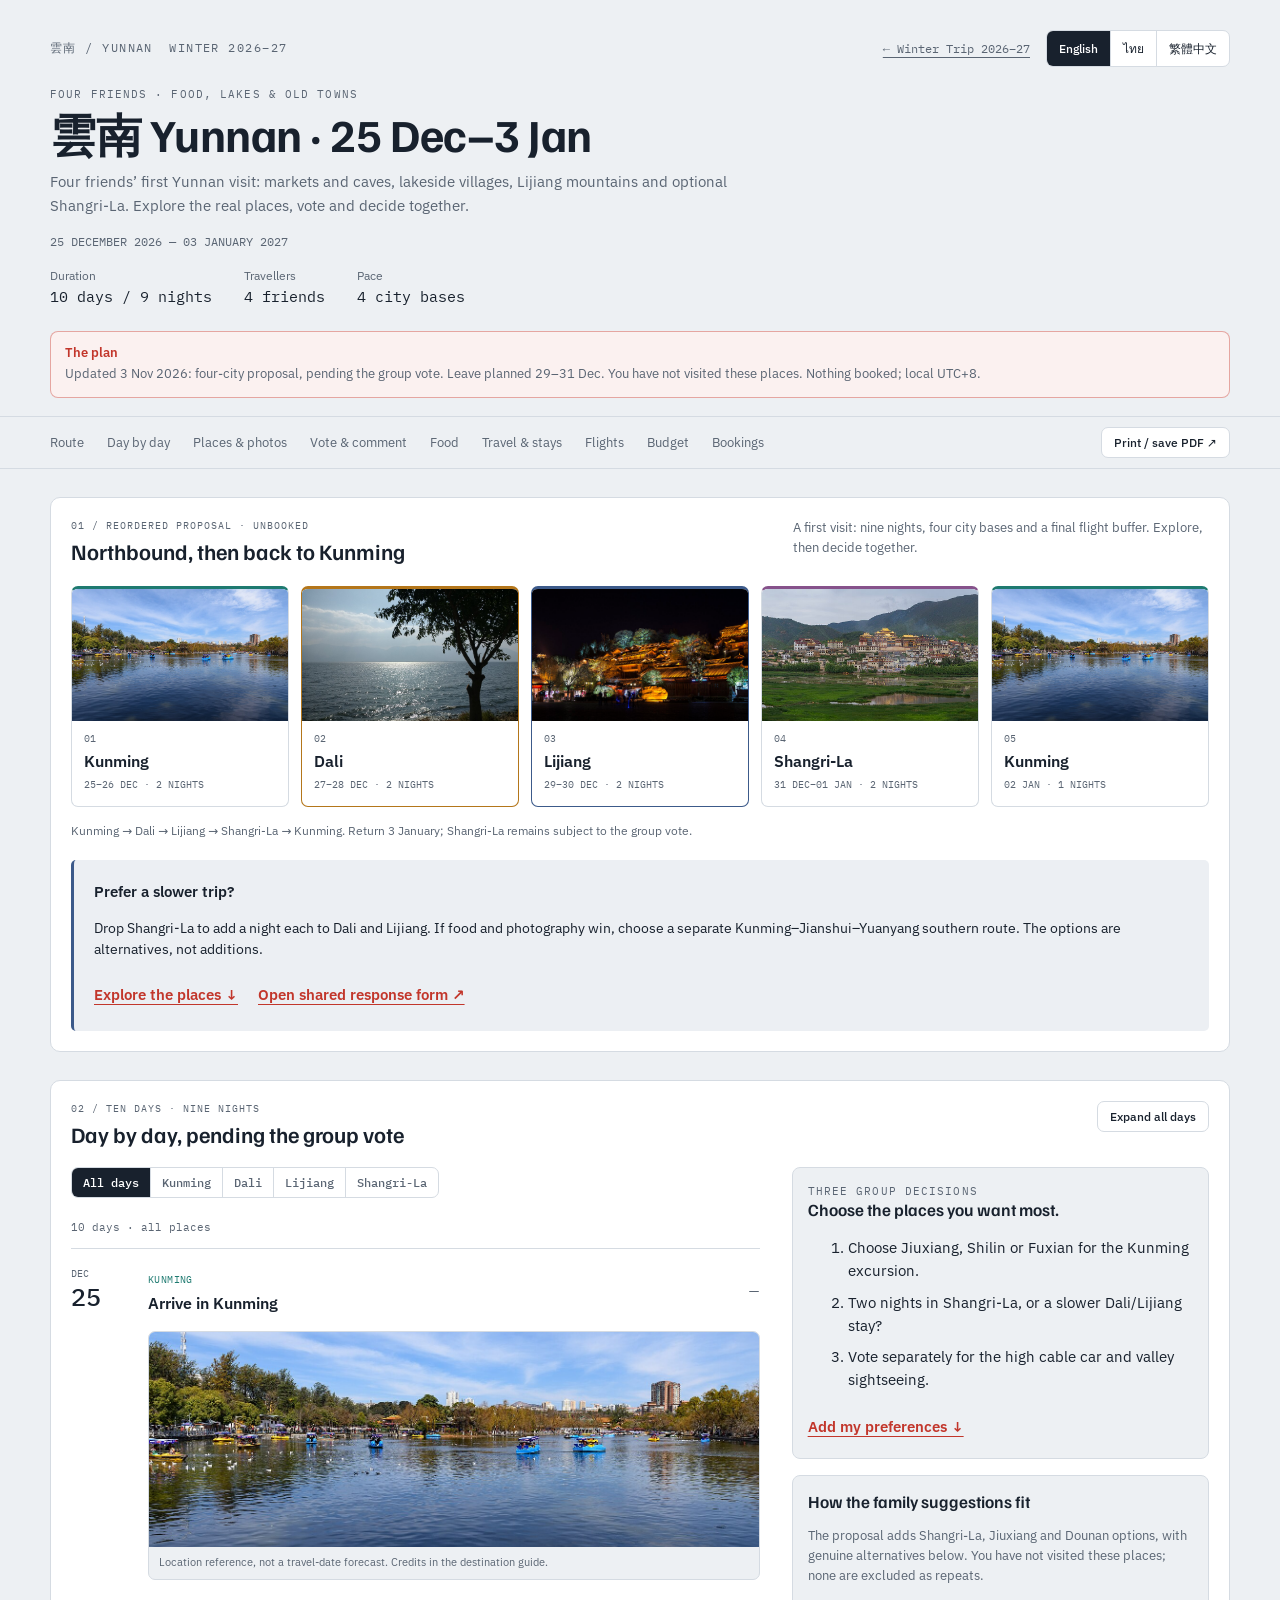
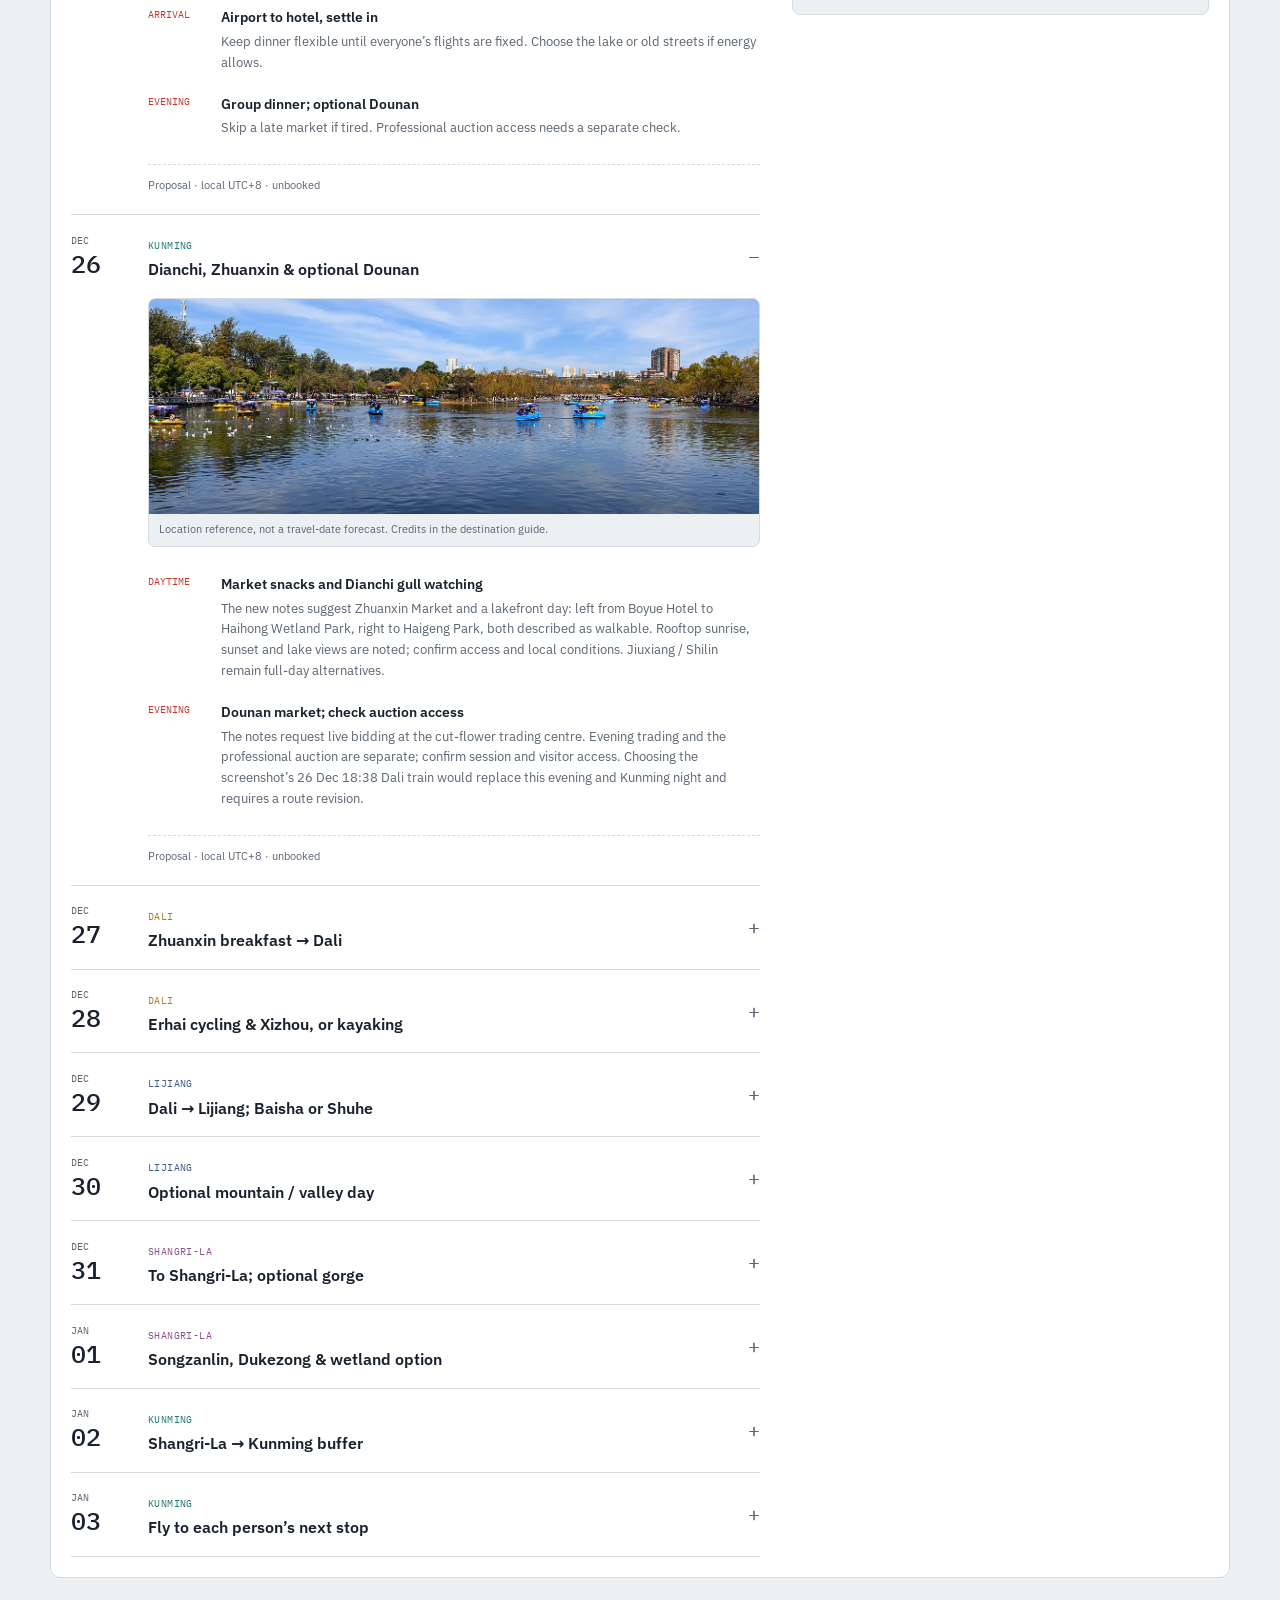
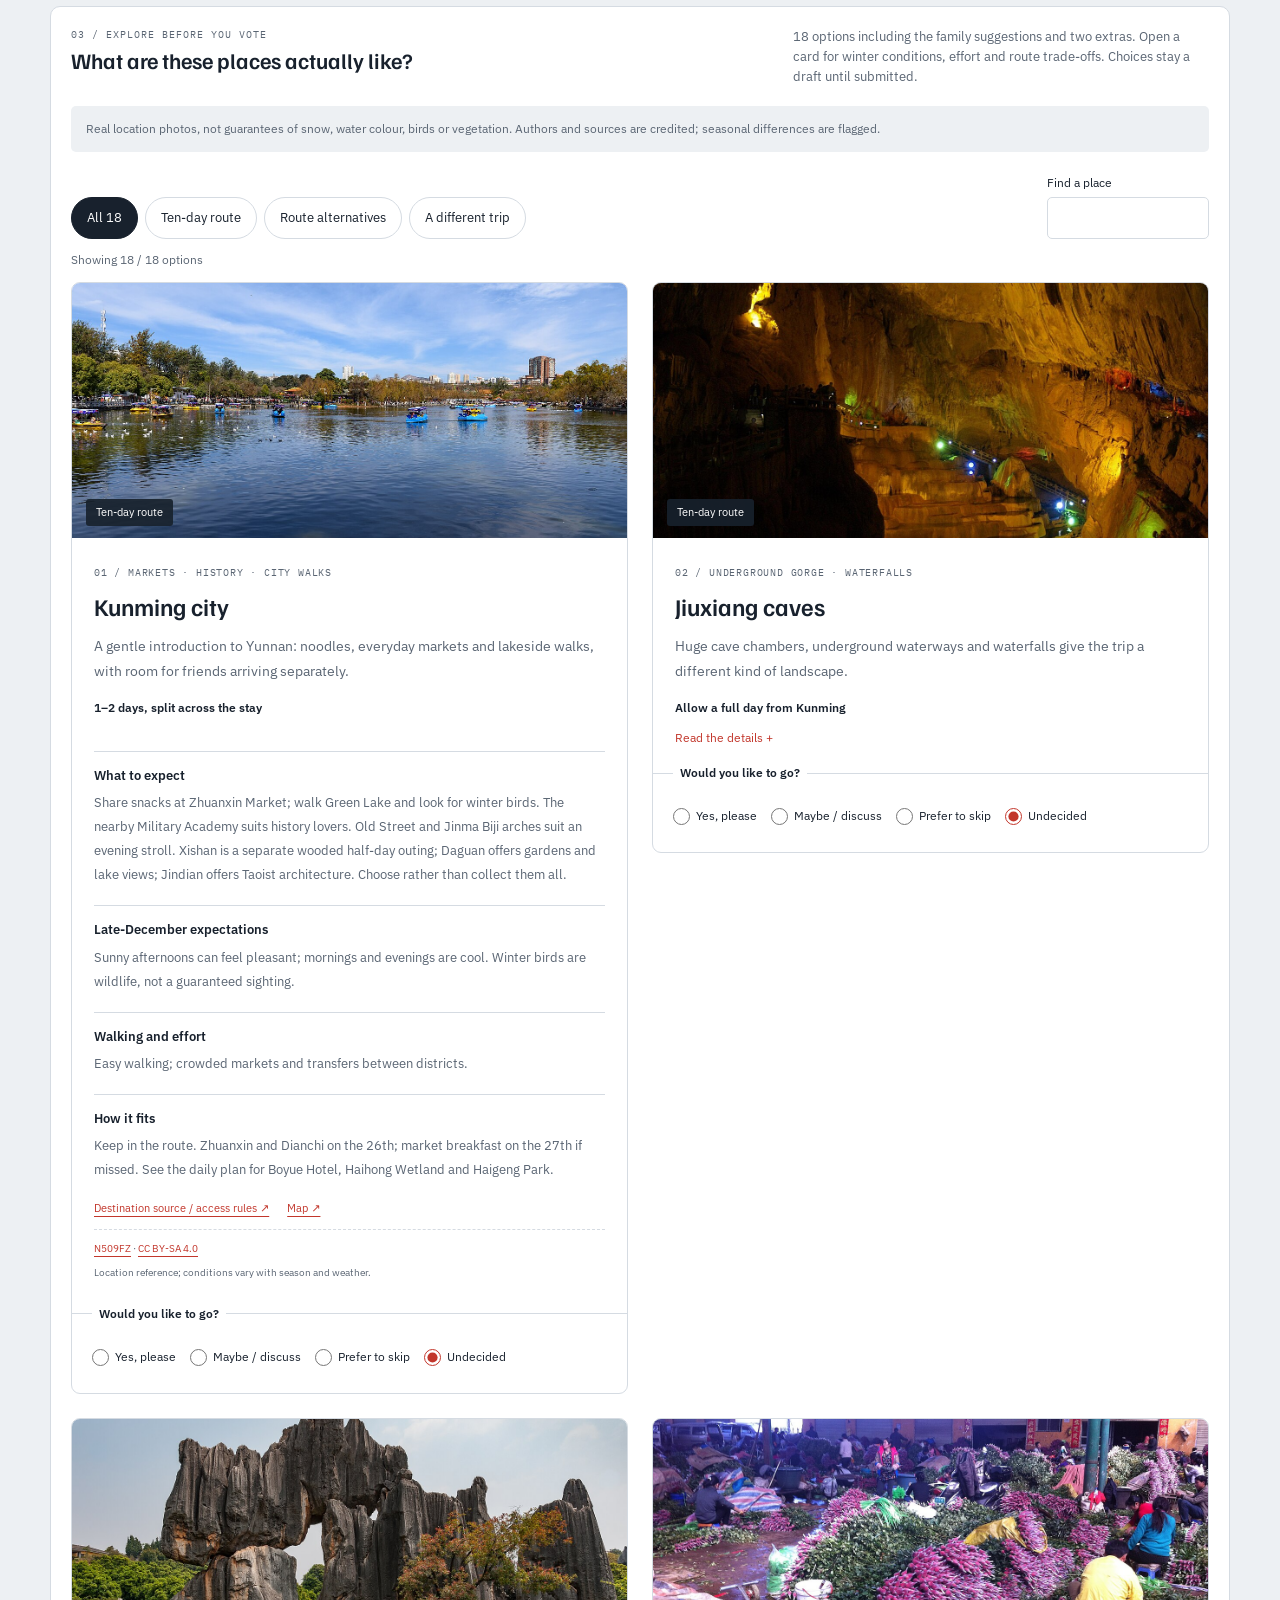
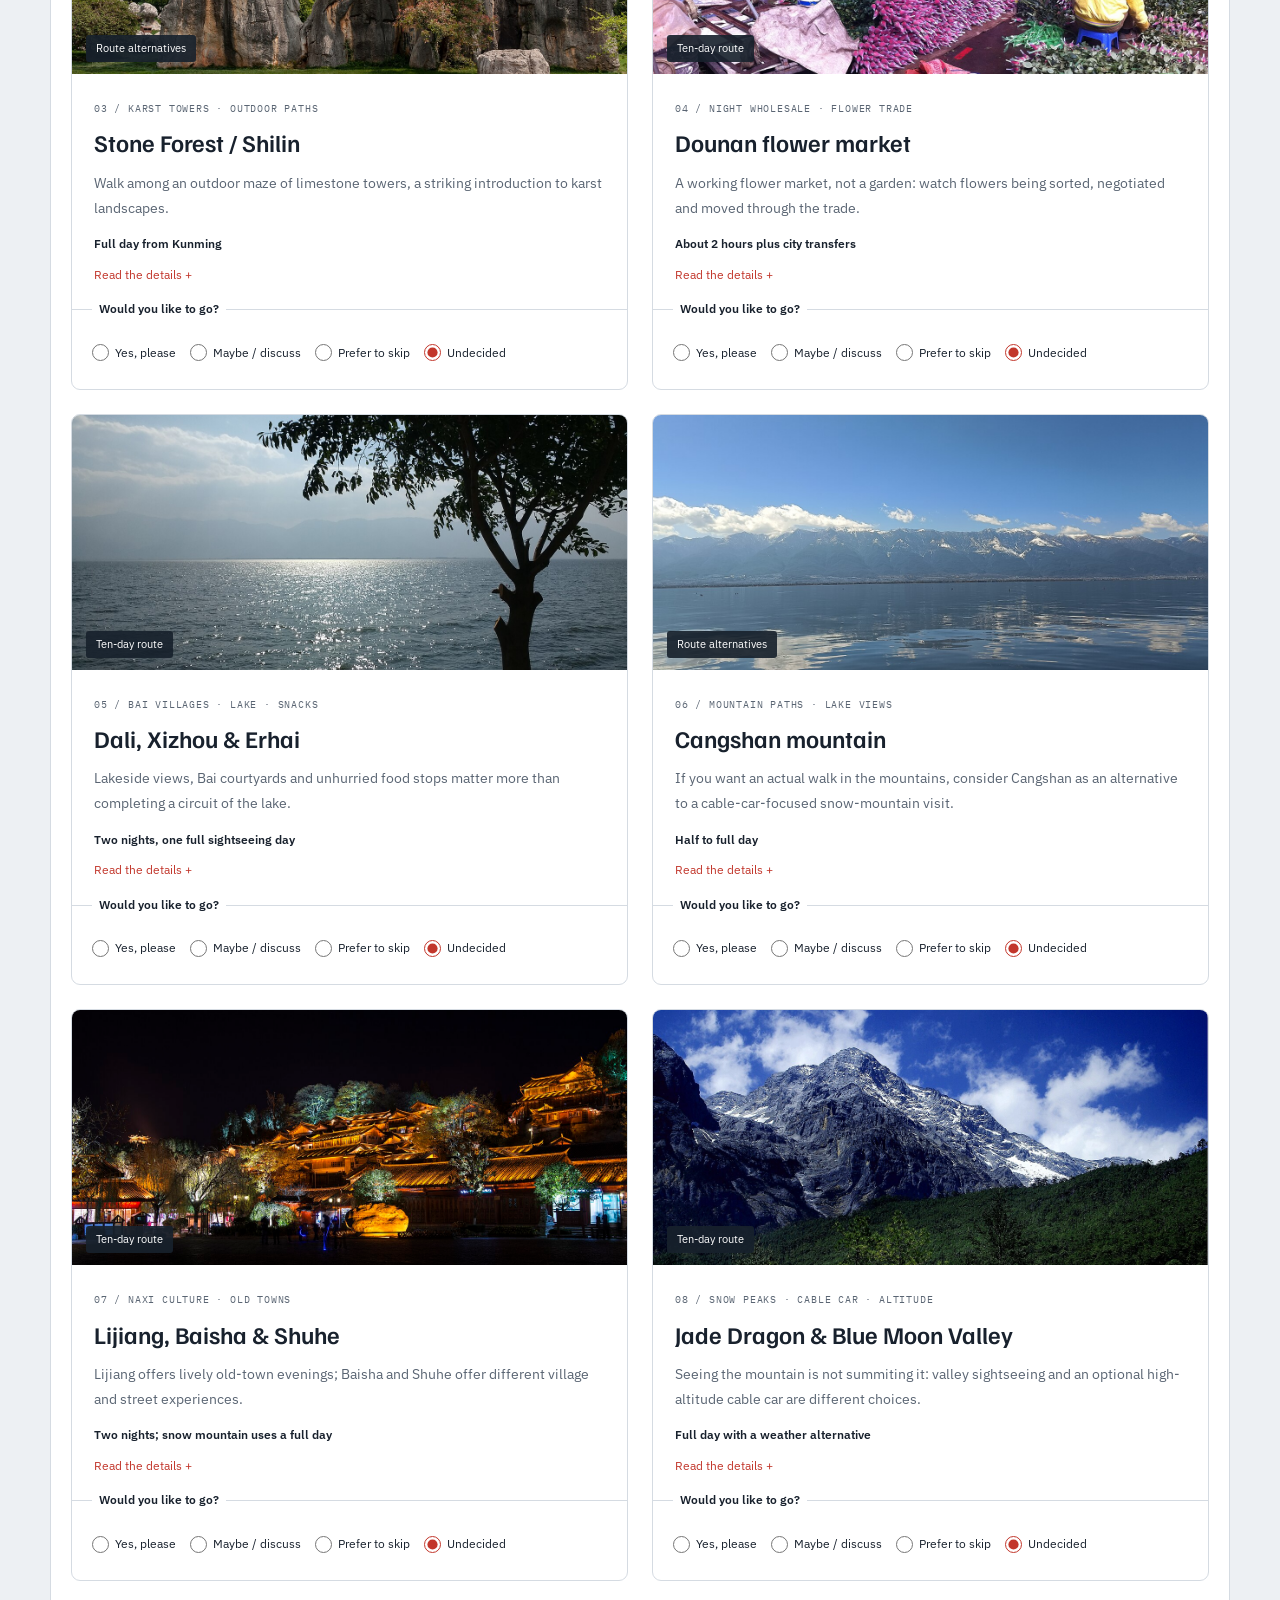
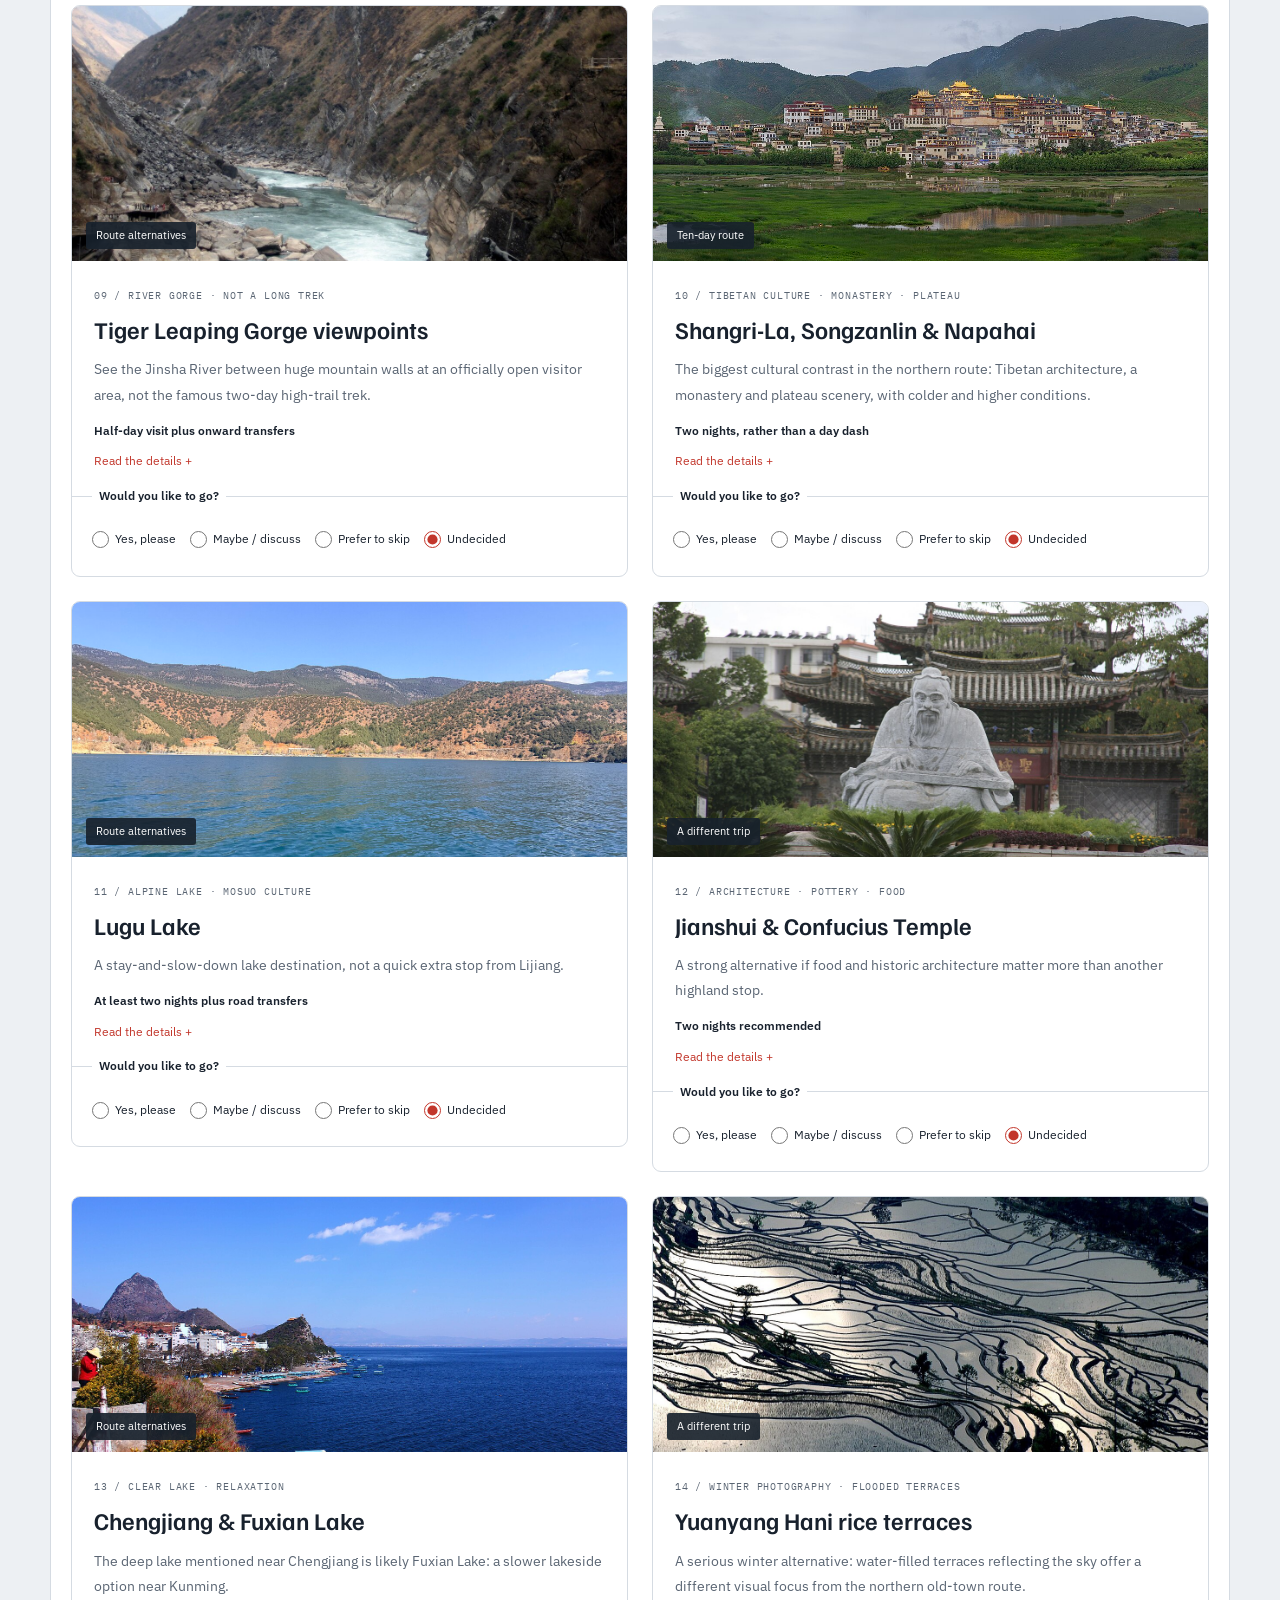
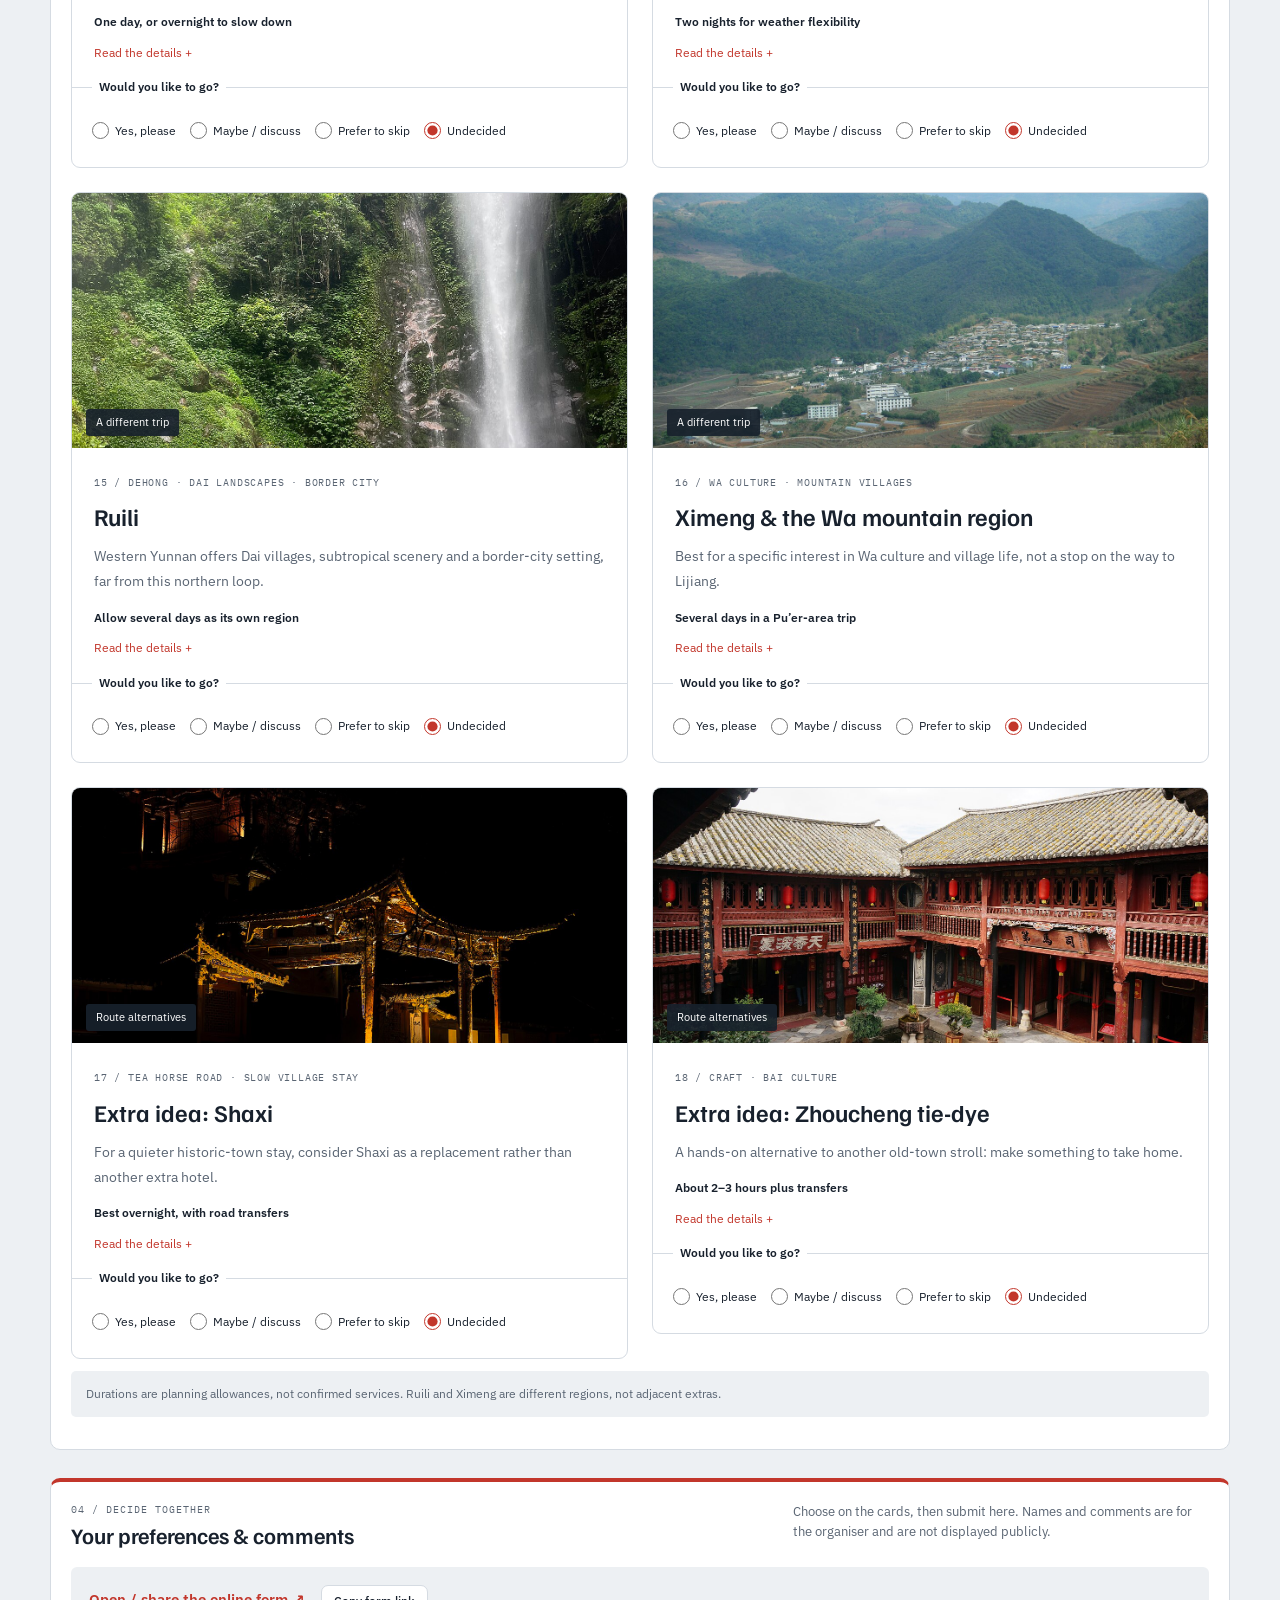
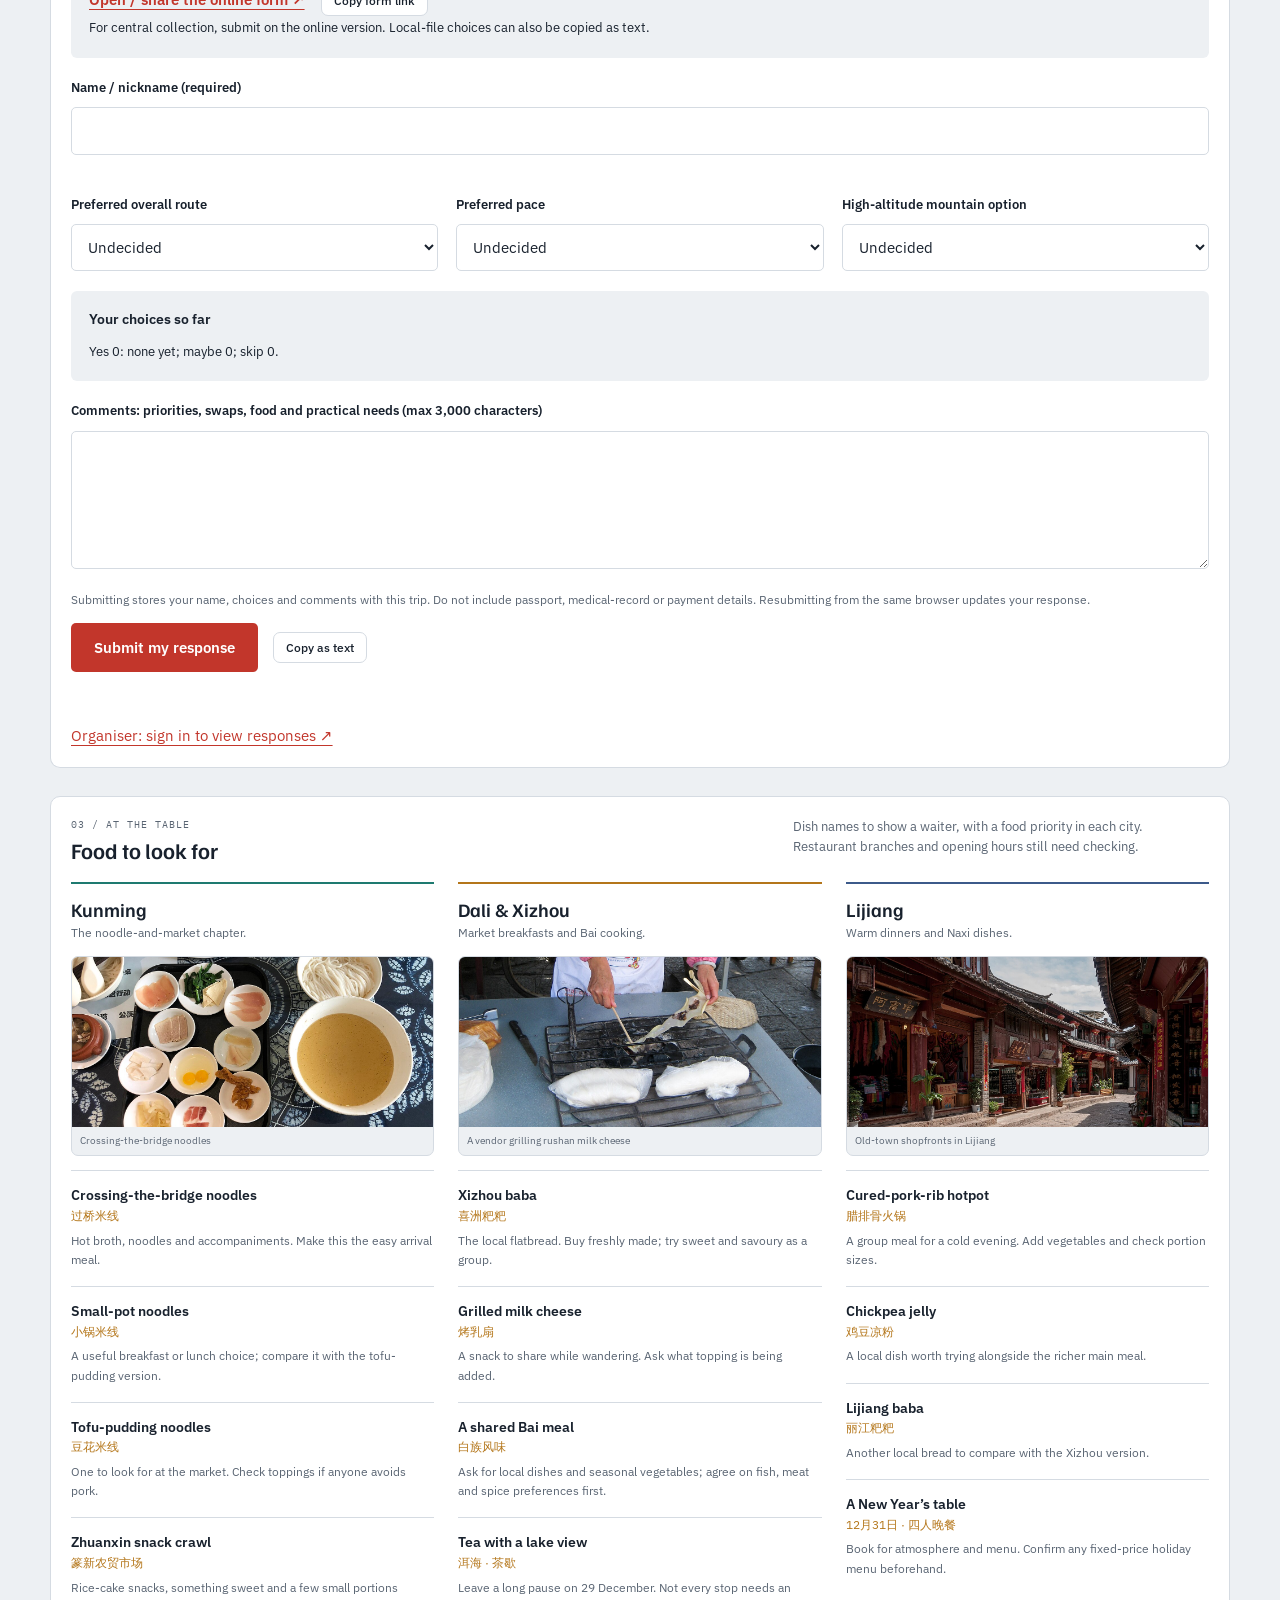
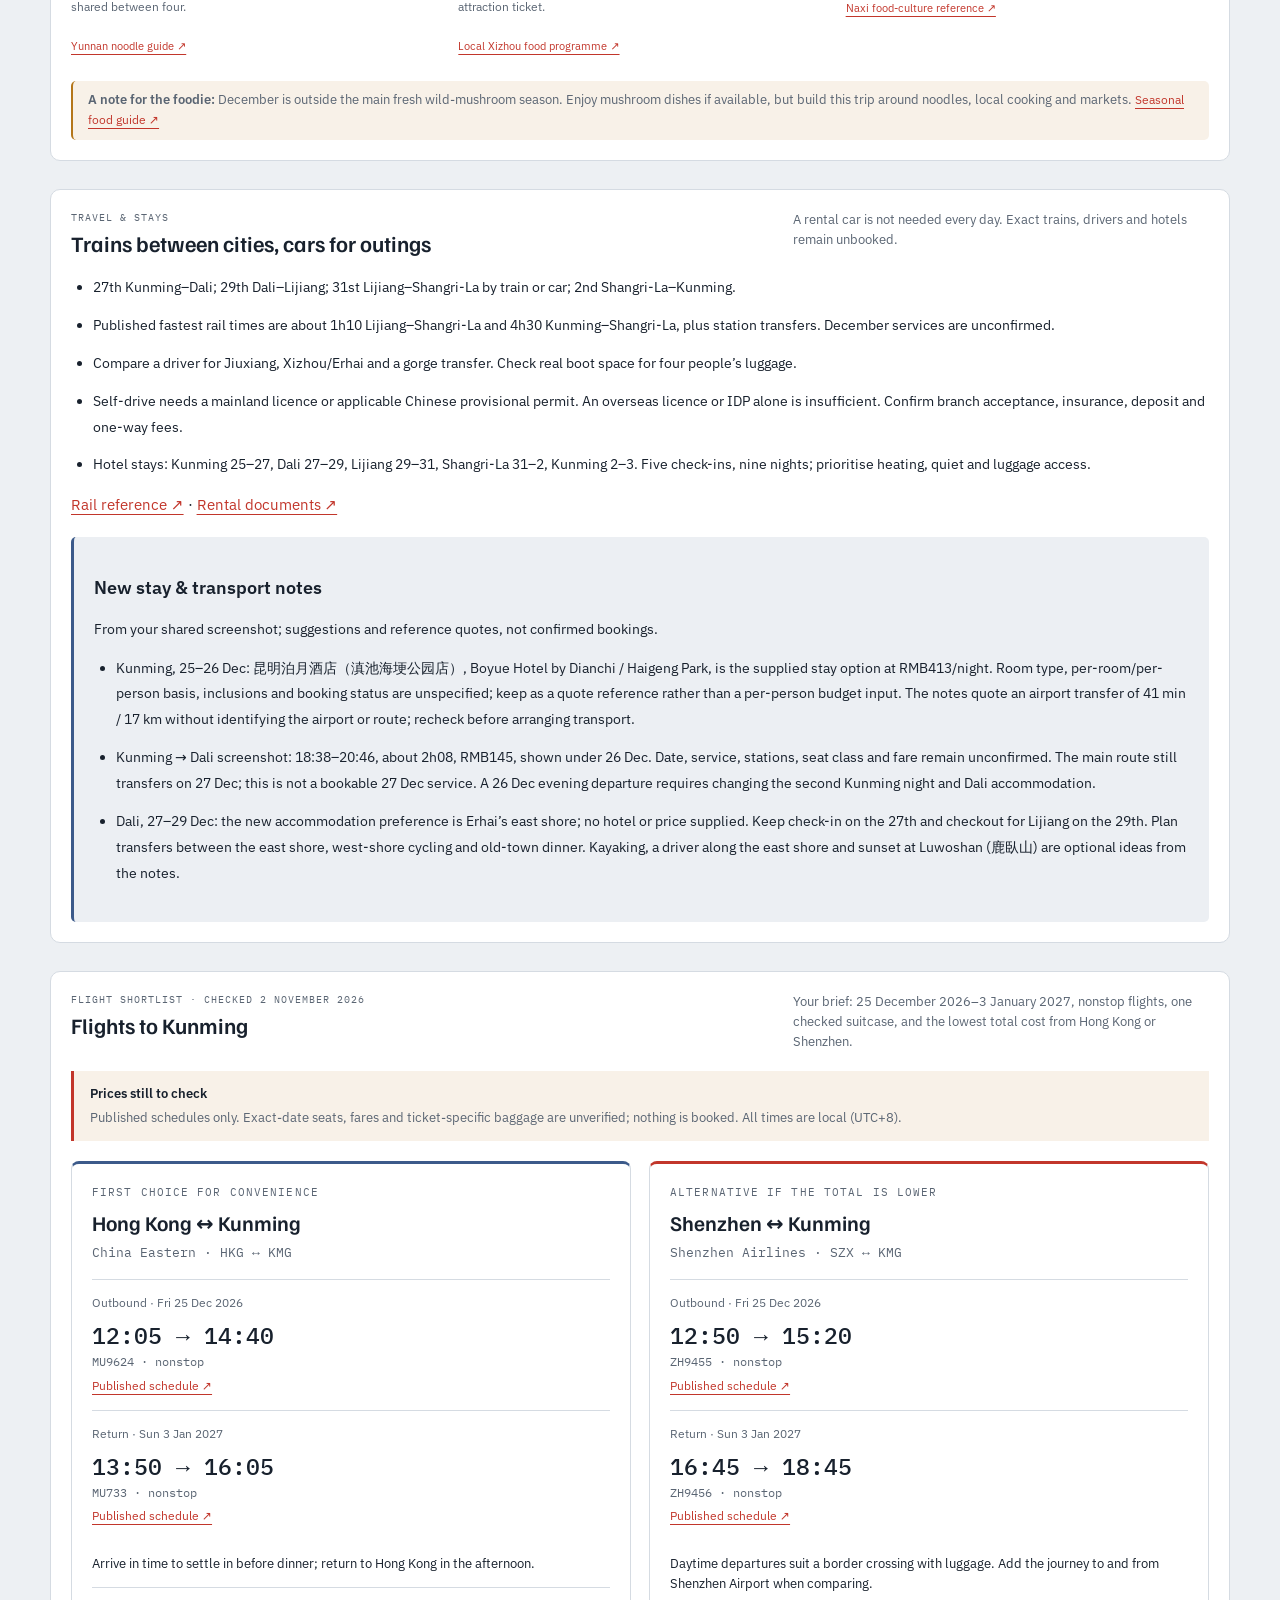
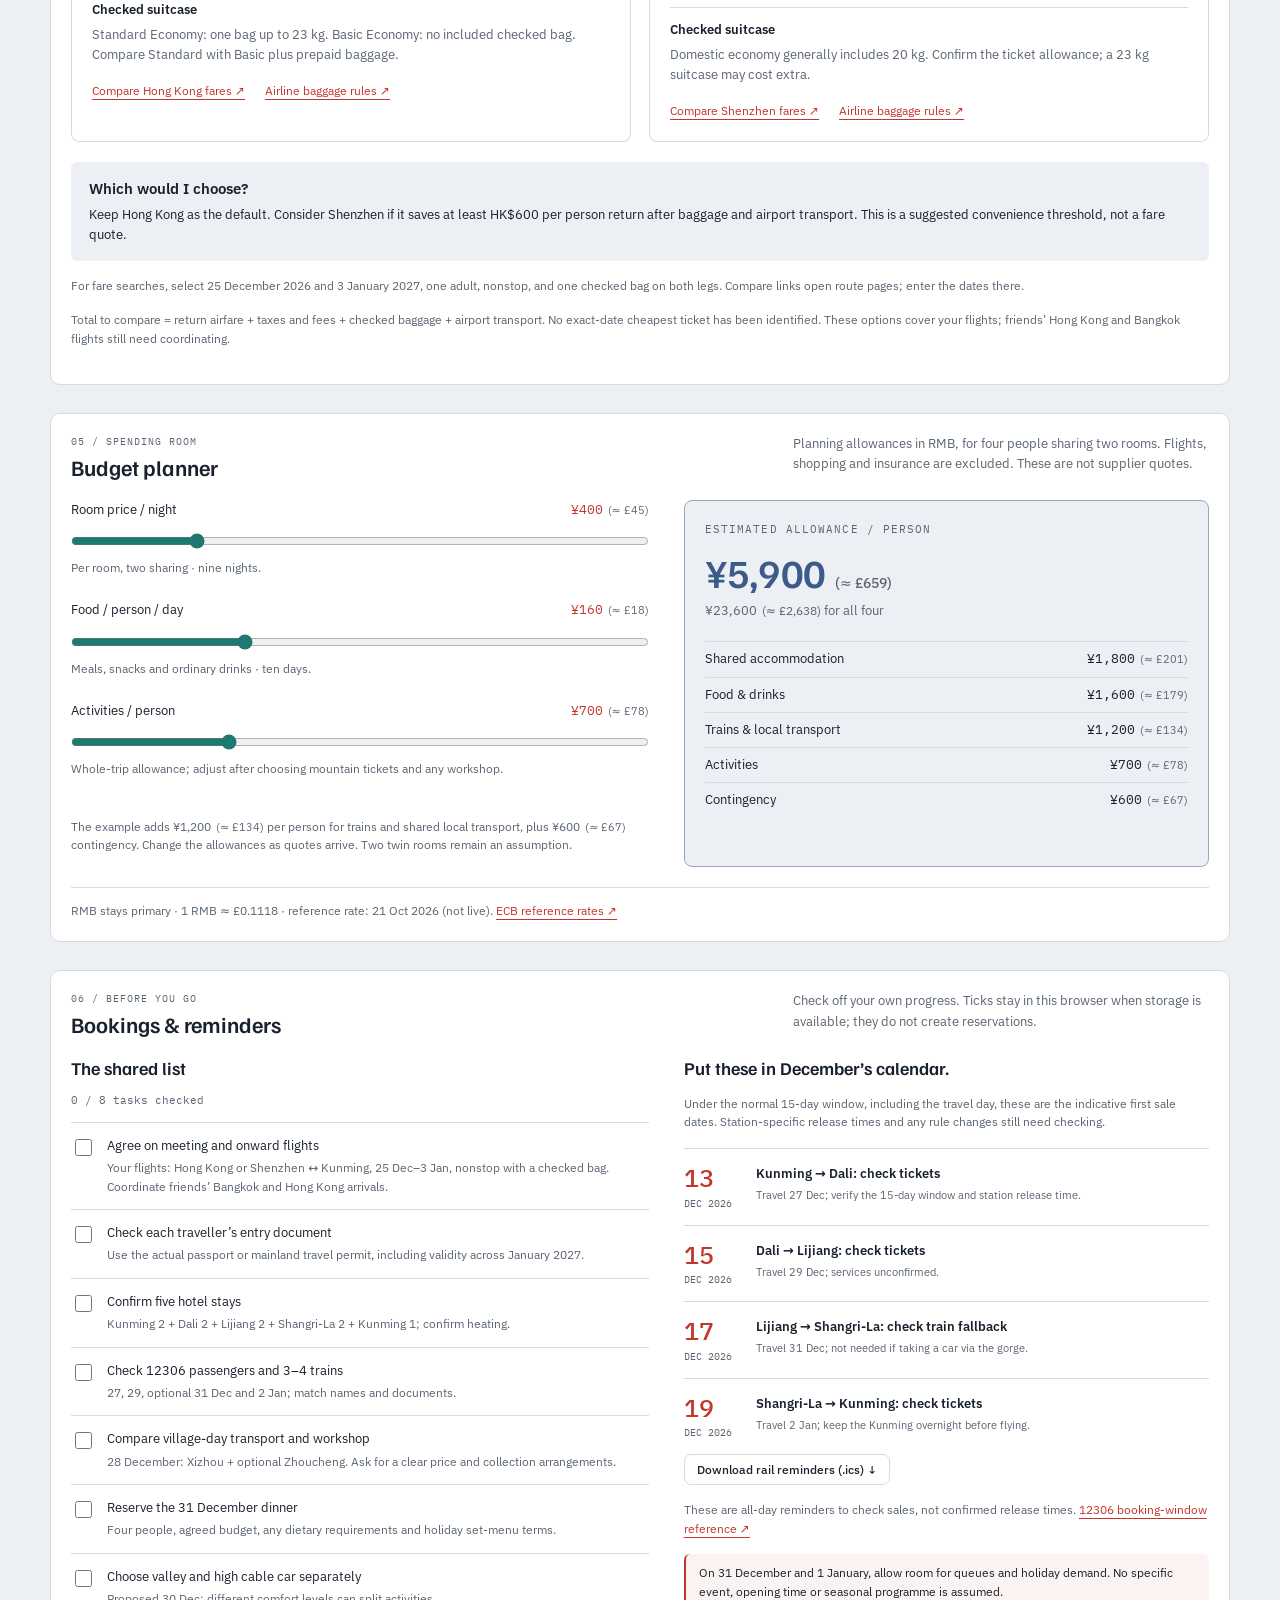
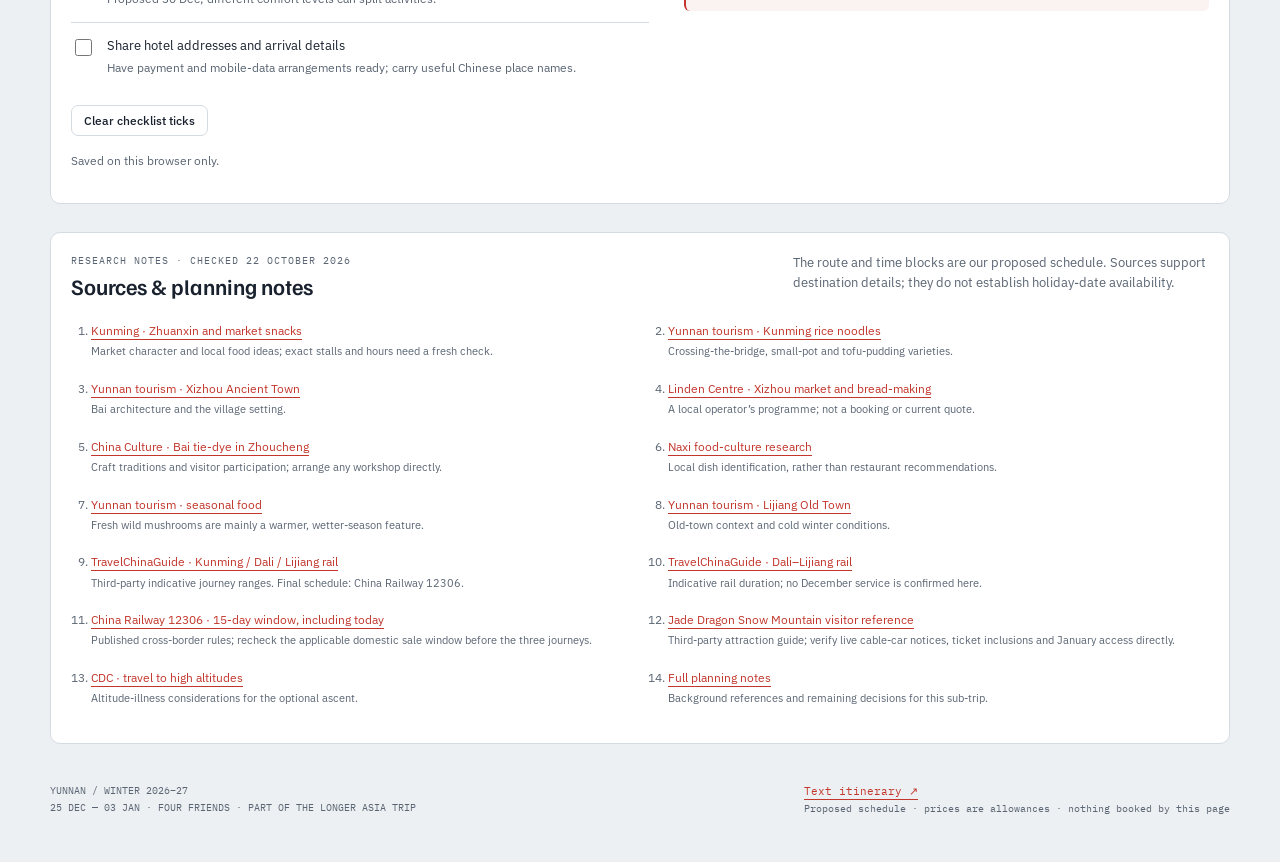
<file: China Sub-trip/index.html>
<!doctype html>
<html lang="en">
<head>
<meta charset="utf-8">
<meta name="viewport" content="width=device-width, initial-scale=1">
<meta name="description" content="A ten-day Yunnan food and scenery itinerary for four friends, 25 December 2026 to 3 January 2027.">
<meta name="color-scheme" content="light dark">
<link rel="stylesheet" href="assets/fonts.css">
<title>Yunnan · 25 December–3 January</title>
<style>
:root{--paper:#f7f5ef;--ink:#263b34;--muted:#65716b;--line:#d9ded5;--green:#285e4b;--green-pale:#e8eee6;--rust:#a44d32;--rust-pale:#f4e9df;--blue:#426b7c;--blue-pale:#e8eef0;--white:#fffefa;--serif:Georgia,'Times New Roman',serif;--sans:'Segoe UI','Microsoft YaHei',system-ui,sans-serif;--mono:Consolas,monospace}
*{box-sizing:border-box}html{scroll-behavior:smooth;scroll-padding-top:88px}body{margin:0;background:var(--paper);color:var(--ink);font:16px/1.65 var(--sans)}a{color:var(--green);text-underline-offset:4px}a:hover{color:var(--rust)}button,input{font:inherit}button,a,input,summary{-webkit-tap-highlight-color:transparent}button{cursor:pointer}button:focus-visible,a:focus-visible,input:focus-visible,summary:focus-visible{outline:3px solid #b87537;outline-offset:5px}button:disabled{cursor:default}svg{display:block;max-width:100%}[hidden]{display:none!important}.wrap{width:min(1160px,calc(100% - 64px));margin:auto}.eyebrow{font:11px/1.5 var(--mono);text-transform:uppercase;letter-spacing:2px}.muted{color:var(--muted)}.topline{display:flex;align-items:center;justify-content:space-between;gap:20px;padding:22px 0;border-bottom:1px solid var(--line)}.brand{font-weight:700;font-size:14px;letter-spacing:1.5px}.brand span{font-weight:400;margin-left:8px;color:var(--muted)}.topline a{font:12px var(--mono);text-decoration:none}.hero{display:grid;grid-template-columns:1.2fr 1fr;align-items:center;gap:50px;padding:62px 0 44px}.hero h1{font:normal clamp(48px,5.8vw,78px)/1.05 var(--serif);letter-spacing:-3px;margin:18px 0 23px}.hero h1 em{color:var(--rust);font-weight:normal}.hero .intro{max-width:510px;color:var(--muted);font-size:17px}.hero .date{font:13px var(--mono);margin-top:24px}.hero-facts{display:flex;flex-wrap:wrap;gap:13px 30px;margin:27px 0 0}.hero-facts div{border-left:1px solid var(--line);padding-left:14px}.hero-facts dt{color:var(--muted);font-size:11px;text-transform:uppercase;letter-spacing:1px}.hero-facts dd{margin:1px 0 0;font-size:17px;font-weight:600}.route-art{position:relative;padding:17px 5px 4px}.route-art .caption{text-align:right;font:10px var(--mono);color:var(--muted);margin:5px 14px 0}.route-art svg{width:100%;height:auto}.notice{display:flex;gap:18px;align-items:baseline;border-block:1px solid var(--line);padding:13px 0;font-size:13px}.notice strong{flex-shrink:0;font:11px var(--mono);text-transform:uppercase;letter-spacing:1px;color:var(--rust)}.notice p{margin:0;color:var(--muted)}nav{position:sticky;top:0;z-index:10;background:rgba(247,245,239,.97);border-bottom:1px solid var(--line);backdrop-filter:blur(12px)}.nav-inner{display:flex;align-items:center;justify-content:space-between;gap:20px;padding:14px 0}.nav-links{display:flex;gap:24px;overflow:auto;scrollbar-width:thin}.nav-links a{font-size:13px;white-space:nowrap;text-decoration:none;color:var(--muted)}.nav-links a:hover{color:var(--green)}.small-button{border:1px solid var(--line);border-radius:4px;background:transparent;color:var(--ink);font-size:12px;padding:7px 12px;white-space:nowrap}.small-button:hover{background:var(--green-pale);border-color:var(--green)}section{padding:48px 0;border-bottom:1px solid var(--line)}.section-head{display:flex;justify-content:space-between;align-items:end;gap:24px;margin-bottom:25px}.section-head h2{font:normal 35px/1.15 var(--serif);letter-spacing:-1px;margin:7px 0 0}.section-head p{max-width:440px;margin:0;font-size:13px;color:var(--muted)}.route-strip{display:grid;grid-template-columns:2fr 3fr 3fr 1.4fr;gap:3px}.route-stop{padding:19px 20px;position:relative;background:var(--green-pale);border-top:3px solid var(--green);text-decoration:none}.route-stop.dali{background:var(--rust-pale);border-color:var(--rust)}.route-stop.lijiang{background:var(--blue-pale);border-color:var(--blue)}.route-stop .num{font:10px var(--mono);color:var(--muted)}.route-stop h3{font-size:18px;font-weight:600;margin:5px 0 1px}.route-stop p{margin:0;font:11px/1.8 var(--mono);color:var(--muted)}.route-stop small{display:block;font-size:12px;margin-top:8px}.route-caption{font-size:12px;color:var(--muted);margin:14px 0 0}.timeline-layout{display:grid;grid-template-columns:minmax(0,2.2fr) minmax(235px,1fr);gap:52px}.timeline-tools{display:flex;flex-wrap:wrap;align-items:center;gap:8px;margin-bottom:10px}.filter{border:1px solid transparent;background:transparent;color:var(--muted);font-size:12px;border-radius:20px;padding:5px 12px}.filter[aria-pressed="true"]{background:var(--ink);color:white}.filter:hover{border-color:var(--line)}#visible-count{font:11px var(--mono);color:var(--muted);margin:13px 0 20px}.day{border-top:1px solid var(--line);scroll-margin-top:100px}.day:last-child{border-bottom:1px solid var(--line)}.day summary{list-style:none;cursor:pointer;display:grid;grid-template-columns:65px 1fr 20px;gap:16px;align-items:center;padding:23px 0}.day summary::-webkit-details-marker{display:none}.day summary::after{content:'+';font:24px var(--serif);color:var(--muted);text-align:right}.day[open] summary::after{content:'−'}.date-stamp{font:11px/1.5 var(--mono);color:var(--muted)}.date-stamp b{display:block;font:normal 31px/1.1 var(--serif);color:var(--ink)}.day-heading h3{margin:4px 0 0;font-size:18px;font-weight:600;line-height:1.35}.day-heading p{margin:5px 0 0;font-size:12px;color:var(--muted)}.city-label{font:10px var(--mono);text-transform:uppercase;letter-spacing:1.5px;color:var(--green)}[data-city="dali"] .city-label{color:var(--rust)}[data-city="lijiang"] .city-label{color:var(--blue)}.day-body{padding:0 0 25px 81px}.slots{list-style:none;padding:0;margin:0}.slots li{display:grid;grid-template-columns:63px 1fr;gap:15px;padding:9px 0}.slots time{font:11px/1.7 var(--mono);color:var(--rust);padding-top:1px}.slots strong{font-size:14px;font-weight:600}.slots p{font-size:13px;color:var(--muted);margin:3px 0 0}.day-foot{display:flex;flex-wrap:wrap;align-items:baseline;gap:9px 18px;margin-top:16px;padding-top:12px;border-top:1px dashed var(--line);font-size:11px;color:var(--muted)}.day-foot a{font-size:11px}.day-note{padding:10px 13px;margin:13px 0 0;background:var(--green-pale);border-left:2px solid var(--green);font-size:12px;color:var(--ink)}.day-note.warm{background:var(--rust-pale);border-color:var(--rust)}.aside{align-self:start;position:sticky;top:95px}.aside-block{padding:0 0 25px;margin-bottom:23px;border-bottom:1px solid var(--line)}.aside h3{font:normal 23px var(--serif);margin:0 0 12px}.aside p{font-size:13px;color:var(--muted)}.aside ul{padding-left:17px;font-size:13px;color:var(--muted)}.aside li{margin:8px 0}.aside .big{font:normal 40px/1.2 var(--serif);color:var(--green);margin:5px 0}.aside .tiny{font:11px/1.7 var(--mono);color:var(--muted)}.packing{display:flex;flex-wrap:wrap;gap:6px}.packing span{font-size:11px;border:1px solid var(--line);padding:4px 8px;border-radius:3px}.food-grid{display:grid;grid-template-columns:repeat(3,1fr);gap:32px}.food-column{border-top:2px solid var(--green);padding-top:15px}.food-column:nth-child(2){border-color:var(--rust)}.food-column:nth-child(3){border-color:var(--blue)}.food-column h3{font:normal 25px var(--serif);margin:0 0 3px}.food-column .food-subtitle{font-size:12px;color:var(--muted);margin:0 0 18px}.food-item{padding:12px 0;border-top:1px solid var(--line)}.food-item b{font-size:14px;font-weight:600}.food-item .cn{display:block;color:var(--rust);font-size:12px}.food-item p{font-size:12px;color:var(--muted);margin:5px 0}.food-column>a{font-size:11px}.season-note{margin-top:25px;border-left:2px solid var(--rust);padding:9px 15px;font-size:13px;color:var(--muted)}.season-note a{font-size:12px}.table-scroll{overflow-x:auto}table{width:100%;border-collapse:collapse;font-size:13px}th{font:10px var(--mono);letter-spacing:1px;text-transform:uppercase;color:var(--muted);text-align:left;padding:12px 13px 12px 0}td{border-top:1px solid var(--line);padding:15px 15px 15px 0;vertical-align:top}td strong{font-weight:600}td small{display:block;font-size:11px;color:var(--muted);margin-top:5px}.logistics-note{font-size:12px;color:var(--muted);margin:16px 0}.stay-grid{display:grid;grid-template-columns:repeat(3,1fr);gap:30px;margin-top:30px}.stay-grid h3{font-size:14px;margin:0 0 8px}.stay-grid p{font-size:12px;color:var(--muted);margin:0}.budget-layout{display:grid;grid-template-columns:1.1fr 1fr;gap:60px}.budget-controls{display:grid;gap:22px}.budget-control label{display:flex;justify-content:space-between;gap:15px;font-size:13px}.budget-control output{font:13px var(--mono);white-space:nowrap;color:var(--rust)}input[type=range]{width:100%;accent-color:var(--green);margin:13px 0 0;cursor:pointer}.budget-control small{font-size:11px;color:var(--muted)}.budget-total{padding:25px 30px;background:var(--green);color:#f7f5ef}.budget-total .eyebrow{color:#d2dfd5}.budget-total .amount{font:normal 57px/1.2 var(--serif);letter-spacing:-2px;margin:9px 0 3px}.budget-total .group-total{font-size:13px;color:#d2dfd5}.budget-total dl{margin:20px 0 0}.budget-total dl div{display:flex;justify-content:space-between;font-size:12px;padding:7px 0;border-top:1px solid #ffffff30}.budget-total dd{margin:0;font-family:var(--mono)}.budget-foot{font-size:12px;color:var(--muted);margin-top:16px}.booking-layout{display:grid;grid-template-columns:1.1fr 1fr;gap:60px}.checklist{list-style:none;padding:0;margin:0}.checklist li{border-top:1px solid var(--line)}.checklist label{display:flex;gap:12px;align-items:flex-start;padding:13px 0;font-size:13px;cursor:pointer}.checklist input{accent-color:var(--green);width:17px;height:17px;flex-shrink:0;margin-top:3px}.checklist small{display:block;font-size:11px;color:var(--muted);margin-top:3px}.checklist input:checked+span{text-decoration:line-through;color:var(--muted)}.booking-layout h3{font:normal 23px var(--serif);margin:0 0 14px}.release{display:grid;grid-template-columns:55px 1fr;gap:17px;border-top:1px solid var(--line);padding:15px 0}.release .release-date{font:normal 29px/1 var(--serif);color:var(--rust)}.release .release-date small{display:block;font:10px var(--mono);color:var(--muted);margin-top:5px}.release p{font-size:12px;margin:0}.release p small{display:block;color:var(--muted);font-size:11px;margin-top:3px}#check-status{font:11px var(--mono);margin:0 0 15px;color:var(--muted)}.source-list{display:grid;grid-template-columns:1fr 1fr;gap:12px 36px;padding-left:20px;font-size:12px}.source-list li{padding:3px 0;color:var(--muted)}.source-list a{font-size:12px}.source-list small{display:block;font-size:11px;margin-top:3px}footer{padding:30px 0 48px;display:flex;justify-content:space-between;gap:20px;font:10px/1.7 var(--mono);color:var(--muted)}footer a{font-size:11px}.no-js{padding:20px;background:var(--rust-pale)}
@media(min-width:1500px){.hero{padding-top:75px;padding-bottom:55px}}
@media(max-width:900px){.hero{gap:20px}.hero h1{font-size:58px}.timeline-layout{gap:30px;grid-template-columns:minmax(0,2fr) minmax(200px,1fr)}.route-stop{padding:17px 13px}.route-stop h3{font-size:16px}.food-grid{gap:20px}.budget-layout,.booking-layout{gap:30px}.nav-links{gap:20px}}
@media(max-width:700px){.wrap{width:calc(100% - 36px)}.topline{padding:17px 0}.brand{font-size:12px}.brand span{display:none}.topline a{font-size:10px}.hero{grid-template-columns:1fr;padding:34px 0 26px;gap:4px}.hero h1{font-size:58px;letter-spacing:-2.5px;max-width:480px;margin-top:14px}.hero .intro{font-size:15px}.hero-facts{gap:12px 21px;margin-top:20px}.hero-facts dd{font-size:15px}.route-art{max-width:410px;width:100%;justify-self:center;padding-top:10px}.route-art svg{max-height:285px}.route-art .caption{font-size:9px}.notice{align-items:flex-start;gap:12px;font-size:12px}.notice strong{font-size:10px;padding-top:2px}.nav-inner{gap:10px;padding:11px 0}.nav-links{gap:17px}.nav-links a{font-size:12px}.nav-inner>.small-button{display:none}section{padding:34px 0}.section-head{display:block}.section-head h2{font-size:30px}.section-head p{margin-top:12px}.route-strip{grid-template-columns:1fr 1fr;gap:5px}.route-stop{padding:14px}.route-stop small{margin-top:5px}.route-stop h3{font-size:18px}.timeline-layout{grid-template-columns:1fr;gap:28px}.aside{position:static;display:grid;grid-template-columns:1fr 1fr;gap:22px}.aside-block{margin:0;padding-bottom:15px}.aside-block:first-child{grid-column:1/-1}.aside .big{font-size:32px}.day summary{grid-template-columns:52px 1fr 17px;gap:12px;padding:21px 0}.day-heading h3{font-size:17px}.day-body{padding-left:0}.slots li{grid-template-columns:53px 1fr;gap:12px}.slots p{font-size:13px}.day-foot{margin-left:65px}.food-grid{grid-template-columns:1fr;gap:28px}.food-column{display:grid;grid-template-columns:1fr 1fr;gap:0 20px}.food-column h3,.food-column .food-subtitle,.food-column>a{grid-column:1/-1}.food-item{padding:10px 0}.stay-grid{grid-template-columns:1fr;gap:20px}.budget-layout,.booking-layout{grid-template-columns:1fr;gap:28px}.budget-total .amount{font-size:49px}.budget-total{padding:22px}.source-list{grid-template-columns:1fr;gap:8px}.section-head .small-button{margin-top:14px}.table-scroll{margin-right:-18px;padding-right:18px}.table-scroll table{min-width:640px}footer{display:block}footer p{margin:5px 0}html{scroll-padding-top:70px}}
@media(prefers-reduced-motion:reduce){html{scroll-behavior:auto}}
@media print{body{background:white;font-size:11px}.wrap{width:100%;max-width:none}nav,.timeline-tools,.small-button,.budget-controls,.no-print,.route-art{display:none!important}.hero{display:block;padding:20px 0}.hero h1{font-size:44px}.hero .intro{font-size:13px}.topline{padding:5px 0}.hero-facts{margin-top:15px}section{padding:24px 0}.timeline-layout{display:block}.aside{position:static;display:block;margin-top:20px}.aside-block{display:inline-block;width:45%;vertical-align:top;margin-right:4%}.day{break-inside:avoid}.day summary{padding:14px 0}.day-body{padding-bottom:15px}.day-heading h3{font-size:15px}.slots p{font-size:11px}.food-grid{gap:20px}.budget-layout{display:block}.budget-total{background:#eef1eb!important;color:var(--ink);padding:15px;print-color-adjust:exact}.budget-total .eyebrow,.budget-total .group-total{color:var(--muted)}.budget-total dl div{border-color:var(--line)}.budget-total .amount{font-size:36px}.source-list{grid-template-columns:1fr 1fr}a{color:inherit}footer{padding:15px 0}.section-head h2{font-size:27px}.checklist input{width:12px;height:12px}}
</style>
<link rel="stylesheet" href="trip-theme.css">
<link rel="stylesheet" href="trip-options.css">
</head>
<body>
<a href="#timeline" style="position:absolute;left:-10000px" onfocus="this.style.left='16px'" onblur="this.style.left='-10000px'">Skip to itinerary</a>
<header class="wrap">
  <div class="topline"><div class="brand">雲南 / YUNNAN <span>WINTER 2026–27</span></div><div class="top-actions"><a href="../winter-trip.html">← Winter Trip 2026–27</a><div class="language-switch" role="group" aria-label="Page language"><button type="button" data-language="en" lang="en" aria-pressed="true">English</button><button type="button" data-language="th" lang="th" aria-pressed="false">ไทย</button><button type="button" data-language="zh" lang="zh-Hant" aria-pressed="false">繁體中文</button></div></div></div>
  <div class="hero">
    <div>
      <div class="eyebrow">Four friends · food, lakes &amp; old towns</div>
      <h1>雲南 Yunnan · 25 Dec–3 Jan</h1>
      <p class="intro">Ten days with four friends: Kunming’s food markets, Dali’s Bai villages and lakeshore, then Lijiang’s old town and an optional mountain day. No work during this segment.</p>
      <div class="date">25 DECEMBER 2026 — 03 JANUARY 2027</div>
      <dl class="hero-facts"><div><dt>Duration</dt><dd>10 days / 9 nights</dd></div><div><dt>Travellers</dt><dd>4 friends</dd></div><div><dt>Pace</dt><dd>3 city bases</dd></div></dl>
    </div>
  </div>
  <div class="notice"><strong>The plan</strong><p>Yunnan chosen. Leave planned for 29–31 December. All times below are suggested local times (China / Hong Kong, UTC+8); flights, trains, hotels and tours are still to book.</p></div>
</header>
<nav aria-label="Itinerary sections"><div class="wrap nav-inner"><div class="nav-links"><a href="#route">Route</a><a href="#timeline">Day by day</a><a href="#food">Food</a><a href="#travel">Travel &amp; stays</a><a href="#flights">Flights</a><a href="#budget">Budget</a><a href="#bookings">Bookings</a></div><button class="small-button" id="print-button" type="button">Print / save PDF ↗</button></div></nav>
<main class="wrap">
<noscript><p class="no-js">The complete itinerary is shown below. Enable JavaScript for city filters, the adjustable budget and saved checkboxes.</p></noscript>
<section id="route" aria-labelledby="route-heading">
  <div class="section-head"><div><div class="eyebrow">01 / The route</div><h2 id="route-heading">Route &amp; overnight stays</h2></div><p>Meet in Kunming. Travel by train between cities, then return to Kunming the night before your onward flights.</p></div>
<div class="overview-scroll" tabindex="0" role="region" aria-label="Ten-day route timeline, scroll horizontally on a phone"><div class="overview"><div class="ov-date" style="grid-column:2;grid-row:1">25 DEC</div><div class="ov-weekday" style="grid-column:2;grid-row:2">Fri</div><div class="ov-weekend" style="grid-column:3"></div><div class="ov-date" style="grid-column:3;grid-row:1">26 DEC</div><div class="ov-weekday" style="grid-column:3;grid-row:2">Sat</div><div class="ov-weekend" style="grid-column:4"></div><div class="ov-date" style="grid-column:4;grid-row:1">27 DEC</div><div class="ov-weekday" style="grid-column:4;grid-row:2">Sun</div><div class="ov-date" style="grid-column:5;grid-row:1">28 DEC</div><div class="ov-weekday" style="grid-column:5;grid-row:2">Mon</div><div class="ov-date" style="grid-column:6;grid-row:1">29 DEC</div><div class="ov-weekday" style="grid-column:6;grid-row:2">Tue</div><div class="ov-date" style="grid-column:7;grid-row:1">30 DEC</div><div class="ov-weekday" style="grid-column:7;grid-row:2">Wed</div><div class="ov-date" style="grid-column:8;grid-row:1">31 DEC</div><div class="ov-weekday" style="grid-column:8;grid-row:2">Thu</div><div class="ov-date" style="grid-column:9;grid-row:1">01 JAN</div><div class="ov-weekday" style="grid-column:9;grid-row:2">Fri</div><div class="ov-weekend" style="grid-column:10"></div><div class="ov-date" style="grid-column:10;grid-row:1">02 JAN</div><div class="ov-weekday" style="grid-column:10;grid-row:2">Sat</div><div class="ov-weekend" style="grid-column:11"></div><div class="ov-date" style="grid-column:11;grid-row:1">03 JAN</div><div class="ov-weekday" style="grid-column:11;grid-row:2">Sun</div><div class="ov-label" style="grid-column:1;grid-row:3">Overnight</div><div class="ov-label" style="grid-column:1;grid-row:4">Travel</div><div class="ov-label" style="grid-column:1;grid-row:5">Main plan</div><a class="ov-segment " style="grid-column:2/4;grid-row:3" href="#day-25">Kunming · 2 nights</a><a class="ov-segment dali" style="grid-column:4/7;grid-row:3" href="#day-27">Dali · 3 nights</a><a class="ov-segment lijiang" style="grid-column:7/10;grid-row:3" href="#day-30">Lijiang · 3 nights</a><a class="ov-segment " style="grid-column:10/11;grid-row:3" href="#day-02">KMG · 1</a><a class="ov-segment transit" style="grid-column:2;grid-row:4" href="#day-25">Arrive</a><a class="ov-segment transit" style="grid-column:4;grid-row:4" href="#day-27">Train → Dali</a><a class="ov-segment transit" style="grid-column:7;grid-row:4" href="#day-30">Train → Lijiang</a><a class="ov-segment transit" style="grid-column:10;grid-row:4" href="#day-02">Train → KMG</a><a class="ov-segment transit" style="grid-column:11;grid-row:4" href="#day-03">Fly onward</a><div class="ov-focus" style="grid-column:2;grid-row:5">Meet & eat</div><div class="ov-focus" style="grid-column:3;grid-row:5">Food market</div><div class="ov-focus" style="grid-column:4;grid-row:5">Old town</div><div class="ov-focus" style="grid-column:5;grid-row:5">Xizhou / crafts</div><div class="ov-focus" style="grid-column:6;grid-row:5">Erhai Lake</div><div class="ov-focus" style="grid-column:7;grid-row:5">Naxi dinner</div><div class="ov-focus" style="grid-column:8;grid-row:5">Baisha / NYE</div><div class="ov-focus" style="grid-column:9;grid-row:5">Mountain?</div><div class="ov-focus" style="grid-column:10;grid-row:5">Return / dinner</div><div class="ov-focus" style="grid-column:11;grid-row:5">Onward</div></div></div><div class="ov-legend"><span><i class="ov-swatch"></i>Proposed stays / travel · bookings open</span><span>Shaded columns: weekends</span><span>29–31 Dec: planned annual leave</span></div>
  <div class="route-strip">
    <a class="route-stop" href="#day-25"><img src="assets/images/kunming-green-lake.jpg" width="1200" height="800" alt="Green Lake, Kunming" loading="eager" decoding="async"><div class="num">01 / ARRIVE</div><h3>Kunming <span lang="zh">昆明</span></h3><p>25–26 DEC · 2 NIGHTS</p><small>Markets &amp; rice noodles</small></a>
    <a class="route-stop dali" href="#day-27"><img src="assets/images/erhai-lake.jpg" width="1200" height="900" alt="A tree beside Erhai Lake" loading="eager" decoding="async"><div class="num">02 / LAKESIDE</div><h3>Dali <span lang="zh">大理</span></h3><p>27–29 DEC · 3 NIGHTS</p><small>Bai villages &amp; Erhai Lake</small></a>
    <a class="route-stop lijiang" href="#day-30"><img src="assets/images/lijiang-night.jpg" width="1200" height="607" alt="Lijiang Old Town at night" loading="eager" decoding="async"><div class="num">03 / MOUNTAINS</div><h3>Lijiang <span lang="zh">丽江</span></h3><p>30 DEC–01 JAN · 3 NIGHTS</p><small>Naxi food &amp; winter views</small></a>
    <a class="route-stop" href="#day-02"><img src="assets/images/kunming-green-lake.jpg" width="1200" height="800" alt="Green Lake, Kunming" loading="eager" decoding="async"><div class="num">04 / RETURN</div><h3>Kunming</h3><p>02 JAN · 1 NIGHT</p><small>Departure buffer</small></a>
  </div>
<details class="route-diagram"><summary>Show geographic route sketch</summary>    <div class="route-art">
      <svg viewBox="0 0 460 355" role="img" aria-labelledby="map-title map-desc">
        <title id="map-title">The Yunnan route</title><desc id="map-desc">A schematic route from Kunming to Dali beside Erhai Lake, then Lijiang near Jade Dragon Snow Mountain, returning to Kunming. Not to scale.</desc>
        <defs><pattern id="contours" width="80" height="70" patternUnits="userSpaceOnUse"><path d="M-20 40 Q20 0 60 30 T140 30 M-20 53 Q20 13 60 43 T140 43" fill="none" stroke="#dce1d6" stroke-width=".7"/></pattern></defs>
        <rect x="12" y="10" width="436" height="330" rx="170" fill="#eef0e7"/>
        <rect x="12" y="10" width="436" height="330" rx="170" fill="url(#contours)"/>
        <circle cx="330" cy="71" r="25" fill="#e8c6a4"/>
        <path d="M165 104 L205 42 239 90 265 62 309 113" fill="#b7c9b7"/>
        <path d="M185 73 L205 42 220 64 210 60 203 68 198 64Z M248 80 L265 62 278 79 266 74 260 81Z" fill="#fffefa"/>
        <path d="M195 129 C176 149 210 179 190 196 C176 207 168 186 172 169 C174 149 182 139 195 129Z" fill="#b6d2cf" stroke="#8cb6b0"/>
        <text x="126" y="167" font-size="10" fill="#698980" font-family="Segoe UI,sans-serif" transform="rotate(-75 126 167)">ERHAI LAKE</text>
        <path d="M300 282 C281 249 214 225 215 201 S224 146 240 125" fill="none" stroke="#285e4b" stroke-width="2.2"/>
        <path d="M250 128 C319 152 347 216 310 278" fill="none" stroke="#9aa99b" stroke-width="1.3" stroke-dasharray="4 6"/>
        <g fill="#fffefa" stroke="#285e4b" stroke-width="2"><circle cx="300" cy="282" r="6"/><circle cx="215" cy="201" r="6"/><circle cx="240" cy="125" r="6"/></g>
        <g font-family="Segoe UI,Microsoft YaHei,sans-serif" fill="#263b34"><text x="260" y="307" font-size="16" font-weight="600">昆明 Kunming</text><text x="74" y="218" font-size="16" font-weight="600">大理 Dali</text><text x="260" y="127" font-size="16" font-weight="600">丽江 Lijiang</text></g>
        <g font-family="Consolas,monospace" font-size="10" fill="#65716b"><text x="264" y="324">25–26 DEC + 02 JAN</text><text x="75" y="235">27–29 DEC</text><text x="263" y="145">30 DEC–01 JAN</text><text x="151" y="31">JADE DRAGON SNOW MOUNTAIN</text></g>
      </svg>
      <div class="caption">ROUTE SCHEMATIC · NOT TO SCALE</div>
    </div></details>
  <p class="route-caption">Hong Kong friend + two friends from Bangkok → meet in Kunming (KMG). Your own departure city and everyone’s destination after 3 January remain to be confirmed.</p>
</section>
<section id="timeline" aria-labelledby="timeline-heading">
  <div class="section-head"><div><div class="eyebrow">02 / The days</div><h2 id="timeline-heading">Daily itinerary</h2></div><button class="small-button" id="expand-button" type="button">Expand all days</button></div>
  <div class="timeline-layout">
    <div>
      <div class="timeline-tools" role="group" aria-label="Filter itinerary by overnight city"><button class="filter" data-filter="all" aria-pressed="true" type="button">All days</button><button class="filter" data-filter="kunming" aria-pressed="false" type="button">Kunming</button><button class="filter" data-filter="dali" aria-pressed="false" type="button">Dali</button><button class="filter" data-filter="lijiang" aria-pressed="false" type="button">Lijiang</button></div>
      <p id="visible-count" role="status">10 days · select a day to see the details</p>
      <div id="days">
        <details class="day" id="day-25" data-city="kunming" open>
          <summary><span class="date-stamp">FRI / DEC<b>25</b></span><span class="day-heading"><span class="city-label">Day 01 · Kunming</span><h3>Arrive. Meet. Eat something good.</h3><p>Arrival day · overnight Kunming · night 1 of 9</p></span></summary>
          <div class="day-body"><figure class="trip-photo "><a href="assets/images/crossing-bridge-noodles.jpg" target="_blank" rel="noopener noreferrer" aria-label="Open photo: Crossing-the-bridge rice noodles · an arrival-meal idea"><img src="assets/images/crossing-bridge-noodles.jpg" width="1200" height="800" alt="Crossing-the-bridge rice noodles · an arrival-meal idea" loading="lazy" decoding="async"></a><figcaption><span>Crossing-the-bridge rice noodles · an arrival-meal idea</span></figcaption></figure><ol class="slots"><li><time>ARRIVE</time><div><strong>Meet at the hotel, not at the airport</strong><p>Let each departure group travel into town when they land. Share the hotel’s Chinese address and meeting time; avoid one group waiting hours in arrivals.</p></div></li><li><time>15:00</time><div><strong>Check in around Green Lake or the old streets</strong><p>A central location makes tomorrow’s food day easier. If flights arrive late, drop the afternoon walk entirely.</p></div></li><li><time>18:30</time><div><strong>A gentle first dinner</strong><p>Crossing-the-bridge noodles, shared vegetables and tea. Walk around Kunming Old Street only if everyone has energy.</p></div></li></ol><p class="day-note">Airport transfer allowance: roughly 60–90 minutes after leaving arrivals, depending on traffic and hotel. This is a planning buffer, not a quoted journey time.</p><div class="day-foot"><span>Stay: central Kunming · 2-night booking</span><a href="#source-noodles">Noodle guide ↗</a></div></div>
        </details>
        <details class="day" id="day-26" data-city="kunming" open>
          <summary><span class="date-stamp">SAT / DEC<b>26</b></span><span class="day-heading"><span class="city-label">Day 02 · Kunming</span><h3>The market is the main event.</h3><p>Zhuanxin → Green Lake → old streets · night 2 of 9</p></span></summary>
          <div class="day-body"><figure class="trip-photo "><a href="assets/images/kunming-green-lake.jpg" target="_blank" rel="noopener noreferrer" aria-label="Open photo: Green Lake, Kunming · after the morning food market"><img src="assets/images/kunming-green-lake.jpg" width="1200" height="800" alt="Green Lake, Kunming · after the morning food market" loading="lazy" decoding="async"></a><figcaption><span>Green Lake, Kunming · after the morning food market</span></figcaption></figure><ol class="slots"><li><time>08:30</time><div><strong>Zhuanxin Market <span lang="zh">篆新农贸市场</span></strong><p>Allow about two hours to graze. Share tofu-pudding noodles, rice-cake snacks and something sweet. Buy one portion at a time so you can try more stalls.</p></div></li><li><time>11:30</time><div><strong>A proper noodle lunch</strong><p>Choose small-pot noodles if breakfast was light, or a smaller lunch if the market won. Ask for chilli separately where possible.</p></div></li><li><time>13:30</time><div><strong>Green Lake <span lang="zh">翠湖</span> &amp; Wenlin Street</strong><p>Take a taxi between areas if useful. Walk the lake, stop for Yunnan coffee or tea, and leave a break at the hotel.</p></div></li><li><time>18:30</time><div><strong>Shared Yunnan dinner</strong><p>Make this the first longer meal together. Order a mix of meat, vegetables and a local speciality, rather than four separate mains.</p></div></li></ol><div class="day-foot"><span>Main food day · no long transfer</span><a href="#source-market">Market &amp; snack guide ↗</a><a href="https://www.google.com/maps/search/?api=1&amp;query=Zhuanxin+Market+Kunming" target="_blank" rel="noopener noreferrer">Market map ↗</a></div></div>
        </details>
        <details class="day" id="day-27" data-city="dali" open>
          <summary><span class="date-stamp">SUN / DEC<b>27</b></span><span class="day-heading"><span class="city-label">Day 03 · Kunming → Dali</span><h3>Trade the city for a courtyard.</h3><p>Rail transfer + Dali Old Town · night 3 of 9</p></span></summary>
          <div class="day-body"><figure class="trip-photo "><a href="assets/images/dali-old-town.jpg" target="_blank" rel="noopener noreferrer" aria-label="Open photo: Dali Ancient Town · the afternoon arrival stop"><img src="assets/images/dali-old-town.jpg" width="1200" height="900" alt="Dali Ancient Town · the afternoon arrival stop" loading="lazy" decoding="async"></a><figcaption><span>Dali Ancient Town · the afternoon arrival stop</span></figcaption></figure><ol class="slots"><li><time>08:00</time><div><strong>Breakfast, checkout &amp; station transfer</strong><p>Choose the train and departure station together: Kunming and Kunming South are different stations. Aim to be at the correct station 45–60 minutes before departure.</p></div></li><li><time>10:00*</time><div><strong>Train to Dali <span lang="zh">大理站</span></strong><p>Target a mid-morning service; rail time is around 2–3 hours. No train number or departure time is booked.</p></div></li><li><time>14:00</time><div><strong>Lunch and check-in near Dali Old Town</strong><p>Dali station is in the newer city, not the old town. Reserve 45–75 minutes for the onward transfer and check-in, adjusting for traffic.</p></div></li><li><time>16:00</time><div><strong>Old-town lanes, then a Bai-style dinner</strong><p>Walk Renmin Road and nearby side lanes. Try grilled milk cheese as a snack and have dinner close to your hotel.</p></div></li></ol><p class="day-note warm">*Target window only. Treat this as a half-day move from hotel to hotel, even though the train itself is shorter.</p><div class="day-foot"><span>Stay: Dali Old Town · 3-night booking</span><a href="#source-rail">Rail reference ↗</a></div></div>
        </details>
        <details class="day" id="day-28" data-city="dali" open>
          <summary><span class="date-stamp">MON / DEC<b>28</b></span><span class="day-heading"><span class="city-label">Day 04 · Xizhou &amp; Zhoucheng</span><h3>A market morning. Indigo afternoon.</h3><p>Village day · optional craft workshop · night 4 of 9</p></span></summary>
          <div class="day-body"><figure class="trip-photo "><a href="assets/images/xizhou-courtyard.jpg" target="_blank" rel="noopener noreferrer" aria-label="Open photo: Bai courtyard architecture in Xizhou"><img src="assets/images/xizhou-courtyard.jpg" width="1200" height="797" alt="Bai courtyard architecture in Xizhou" loading="lazy" decoding="async"></a><figcaption><span>Bai courtyard architecture in Xizhou</span></figcaption></figure><ol class="slots"><li><time>08:15</time><div><strong>Leave for Xizhou <span lang="zh">喜洲</span></strong><p>Get a driver quote for the four of you, or compare taxis. Keep today on the north-west side of Erhai rather than attempting the entire lake circuit.</p></div></li><li><time>09:00</time><div><strong>Market breakfast &amp; Bai courtyards</strong><p>Find freshly made Xizhou baba: share a savoury and a sweet version. Spend the rest of the morning exploring the village’s architecture and side streets.</p></div></li><li><time>12:30</time><div><strong>Lunch in Xizhou</strong><p>Keep this a leisurely meal, then decide whether the group wants a craft session or more village wandering.</p></div></li><li><time>14:00</time><div><strong>Optional tie-dye session in Zhoucheng <span lang="zh">周城</span></strong><p>Allow roughly 1½–2½ hours including the introduction and making. Confirm workshop availability, price and drying/collection arrangements directly.</p></div></li><li><time>17:00</time><div><strong>Back to Dali for a quiet evening</strong><p>If a workshop runs long, drop extra stops. This is a village day with time to linger.</p></div></li></ol><div class="day-foot"><span>Transport: shared car / taxis · quote needed</span><a href="#source-xizhou">Xizhou guide ↗</a><a href="#source-craft">Bai tie-dye traditions ↗</a></div></div>
        </details>
        <details class="day" id="day-29" data-city="dali" open>
          <summary><span class="date-stamp">TUE / DEC<b>29</b></span><span class="day-heading"><span class="city-label">Day 05 · Erhai Lake</span><h3>One stretch of lakeshore. No hurry.</h3><p>Planned leave · easy walking / cycling · night 5 of 9</p></span></summary>
          <div class="day-body"><figure class="trip-photo "><a href="assets/images/erhai-lake.jpg" target="_blank" rel="noopener noreferrer" aria-label="Open photo: Erhai lakeshore · reference for the relaxed Dali day"><img src="assets/images/erhai-lake.jpg" width="1200" height="900" alt="Erhai lakeshore · reference for the relaxed Dali day" loading="lazy" decoding="async"></a><figcaption><span>Erhai lakeshore · reference for the relaxed Dali day</span></figcaption></figure><ol class="slots"><li><time>09:00</time><div><strong>Late breakfast in the old town</strong><p>A slower start after yesterday’s outing. Buy water and a snack before leaving for the lake.</p></div></li><li><time>10:30</time><div><strong>Longkan or Caicun lakeside <span lang="zh">龙龛 / 才村</span></strong><p>Pick one west-shore area. Walk for an hour or two, or hire bicycles where permitted. Confirm local access and return arrangements on the day.</p></div></li><li><time>13:00</time><div><strong>A long lunch &amp; lakeside tea</strong><p>This is the day for a good conversation and a café with a view. Winter wind can make the water’s edge chilly even when the sun is out.</p></div></li><li><time>16:00</time><div><strong>Back to town; free time before dinner</strong><p>If the lake is windy or wet, substitute the Three Pagodas area or a courtyard café. Pack tonight for tomorrow’s train.</p></div></li></ol><div class="day-foot"><span>No work scheduled · flexible weather day</span><a href="https://www.google.com/maps/search/?api=1&amp;query=Longkan+Wharf+Dali" target="_blank" rel="noopener noreferrer">Longkan map ↗</a></div></div>
        </details>
        <details class="day" id="day-30" data-city="lijiang" open>
          <summary><span class="date-stamp">WED / DEC<b>30</b></span><span class="day-heading"><span class="city-label">Day 06 · Dali → Lijiang</span><h3>North to the Naxi old town.</h3><p>Planned leave · rail transfer · night 6 of 9</p></span></summary>
          <div class="day-body"><figure class="trip-photo "><a href="assets/images/lijiang-night.jpg" target="_blank" rel="noopener noreferrer" aria-label="Open photo: Lijiang Old Town after dark"><img src="assets/images/lijiang-night.jpg" width="1200" height="607" alt="Lijiang Old Town after dark" loading="lazy" decoding="async"></a><figcaption><span>Lijiang Old Town after dark</span></figcaption></figure><ol class="slots"><li><time>08:00</time><div><strong>Checkout &amp; transfer to Dali station</strong><p>Have breakfast early. Allow for the drive from the old town and the station entry buffer.</p></div></li><li><time>10:00*</time><div><strong>Train to Lijiang <span lang="zh">丽江站</span></strong><p>Aim for a mid-morning service; allow about 1½–2½ hours on the train. Confirm the actual schedule when tickets are released.</p></div></li><li><time>14:00</time><div><strong>Lunch and a warm room</strong><p>Reserve roughly 30–60 minutes for the station-to-hotel transfer and luggage drop-off. Ask the hotel where the car can stop; old-town lanes may require a short walk with bags.</p></div></li><li><time>16:00</time><div><strong>First wander through Dayan Old Town</strong><p>Keep this an easy introduction to the lanes and waterways. Save any mountain outing for a later day.</p></div></li><li><time>18:30</time><div><strong>Cured-pork-rib hotpot <span lang="zh">腊排骨火锅</span></strong><p>A warming group dinner, with vegetables and local sides. Choose a quieter lane for your hotel rather than the busiest bar street.</p></div></li></ol><div class="day-foot"><span>Stay: quiet edge of Lijiang Old Town · 3 nights</span><a href="#source-dali-rail">Dali–Lijiang rail reference ↗</a><a href="#source-naxi">Naxi food guide ↗</a></div></div>
        </details>
        <details class="day" id="day-31" data-city="lijiang" open>
          <summary><span class="date-stamp">THU / DEC<b>31</b></span><span class="day-heading"><span class="city-label">Day 07 · Baisha &amp; New Year’s Eve</span><h3>Mountain views, then a table for four.</h3><p>Planned leave · village outing · night 7 of 9</p></span></summary>
          <div class="day-body"><figure class="trip-photo "><a href="assets/images/jade-dragon-mountain.jpg" target="_blank" rel="noopener noreferrer" aria-label="Open photo: Jade Dragon mountain scenery · views depend on weather"><img src="assets/images/jade-dragon-mountain.jpg" width="1200" height="750" alt="Jade Dragon mountain scenery · views depend on weather" loading="lazy" decoding="async"></a><figcaption><span>Jade Dragon mountain scenery · views depend on weather</span></figcaption></figure><ol class="slots"><li><time>09:00</time><div><strong>Breakfast &amp; a taxi to Baisha <span lang="zh">白沙</span></strong><p>Keep the morning unhurried. This is a village outing rather than a high-altitude mountain ascent.</p></div></li><li><time>10:00</time><div><strong>Village lanes and a mountain-facing café</strong><p>Walk first, then settle somewhere with a view if the weather is clear. Murals or a local craft stop can be added after checking access and opening arrangements.</p></div></li><li><time>12:30</time><div><strong>Lunch, then back to rest</strong><p>Give everyone time to warm up and recharge before dinner. If mountain tickets or weather favour today, swap this outing with tomorrow.</p></div></li><li><time>18:30</time><div><strong>Pre-book a New Year’s Eve dinner</strong><p>Agree on budget, dietary requirements and any set menu in advance. Choose the atmosphere you actually want: a relaxed meal, music, or an early night.</p></div></li></ol><p class="day-note warm">No public countdown or fireworks programme has been verified. Tomorrow’s early mountain start is optional; tonight need not revolve around midnight.</p><div class="day-foot"><span>Weather swap possible with 1 January</span><a href="https://www.google.com/maps/search/?api=1&amp;query=Baisha+Ancient+Town+Lijiang" target="_blank" rel="noopener noreferrer">Baisha map ↗</a></div></div>
        </details>
        <details class="day" id="day-01" data-city="lijiang" open>
          <summary><span class="date-stamp">FRI / JAN<b>01</b></span><span class="day-heading"><span class="city-label">Day 08 · Choose your mountain day</span><h3>Snow peaks, or another slow morning.</h3><p>Optional full-day excursion · night 8 of 9</p></span></summary>
          <div class="day-body"><figure class="trip-photo "><a href="assets/images/blue-moon-valley.jpg" target="_blank" rel="noopener noreferrer" aria-label="Open photo: Blue Moon Valley · part of the optional mountain-area day"><img src="assets/images/blue-moon-valley.jpg" width="1200" height="900" alt="Blue Moon Valley · part of the optional mountain-area day" loading="lazy" decoding="async"></a><figcaption><span>Blue Moon Valley · part of the optional mountain-area day</span></figcaption></figure><ol class="slots"><li><time>07:00*</time><div><strong>Optional: Jade Dragon Snow Mountain <span lang="zh">玉龙雪山</span></strong><p>Have an early breakfast, then use a pre-arranged driver or a clearly itemised tour. Departure depends on your actual entry and cable-car slots.</p></div></li><li><time>MORNING</time><div><strong>Choose the experience before buying</strong><p>Glacier Park’s large cable car reaches about 4,506 m. A valley/meadow visit is a different product, with different tickets and elevations. Check exactly what is included; the high cable car is not compulsory.</p></div></li><li><time>12:30</time><div><strong>Lunch &amp; Blue Moon Valley <span lang="zh">蓝月谷</span></strong><p>Only combine the valley with the mountain if the booked slots leave enough time. Avoid adding every cable car or a show to the same day.</p></div></li><li><time>16:30</time><div><strong>Return to Lijiang and keep dinner simple</strong><p>Allow extra time for queues, wind-related changes and the drive back. Pack for Kunming tomorrow.</p></div></li></ol><p class="day-note">Town-day alternative: breakfast at 09:30 → Shuhe <span lang="zh">束河</span> lanes and lunch → tea or a craft stop → early dinner. Choose this if the group wants rest, mountain tickets are unavailable, or conditions are unsuitable.</p><p class="day-note warm">The high cable car is a significant altitude change. Do not continue higher with symptoms of altitude illness; worsening symptoms require descent. Review <a href="https://wwwnc.cdc.gov/travel/page/travel-to-high-altitudes" target="_blank" rel="noopener noreferrer">CDC altitude guidance</a> before choosing. A valley or town day remains available.</p><div class="day-foot"><span>*Proposed only · weather, access &amp; tickets decide</span><a href="#source-mountain">Mountain / cable-car guide ↗</a></div></div>
        </details>
        <details class="day" id="day-02" data-city="kunming" open>
          <summary><span class="date-stamp">SAT / JAN<b>02</b></span><span class="day-heading"><span class="city-label">Day 09 · Lijiang → Kunming</span><h3>Return with room to spare.</h3><p>Rail transfer + farewell dinner · night 9 of 9</p></span></summary>
          <div class="day-body"><figure class="trip-photo "><a href="assets/images/lijiang-lanes.jpg" target="_blank" rel="noopener noreferrer" aria-label="Open photo: A final look at Lijiang’s old-town shopfronts"><img src="assets/images/lijiang-lanes.jpg" width="1200" height="770" alt="A final look at Lijiang’s old-town shopfronts" loading="lazy" decoding="async"></a><figcaption><span>A final look at Lijiang’s old-town shopfronts</span></figcaption></figure><ol class="slots"><li><time>08:00</time><div><strong>Breakfast, checkout and station transfer</strong><p>Choose a service reaching Kunming by late afternoon. The travel window below is illustrative.</p></div></li><li><time>10:00*</time><div><strong>Train back to Kunming</strong><p>Rail time is roughly 3½–5 hours. Confirm whether your chosen service reaches Kunming or Kunming South before arranging the hotel transfer.</p></div></li><li><time>16:00</time><div><strong>Final hotel check-in &amp; food souvenirs</strong><p>Choose a central hotel for an easy dinner if flights are later tomorrow; prioritise departure logistics if anyone has an early flight. Check import rules before taking food to the next country.</p></div></li><li><time>18:30</time><div><strong>One last shared meal</strong><p>Return for a favourite dish, settle shared costs and confirm everyone’s airport departure time.</p></div></li></ol><div class="day-foot"><span>Kunming · 1-night booking · onward-flight buffer</span><a href="#source-rail">Rail reference ↗</a></div></div>
        </details>
        <details class="day" id="day-03" data-city="kunming" open>
          <summary><span class="date-stamp">SUN / JAN<b>03</b></span><span class="day-heading"><span class="city-label">Day 10 · Onward into Asia</span><h3>Everyone’s next chapter.</h3><p>Departure day · no hotel night included</p></span></summary>
          <div class="day-body"><figure class="trip-photo "><a href="assets/images/kunming-green-lake.jpg" target="_blank" rel="noopener noreferrer" aria-label="Open photo: Kunming · the final base before onward flights"><img src="assets/images/kunming-green-lake.jpg" width="1200" height="800" alt="Kunming · the final base before onward flights" loading="lazy" decoding="async"></a><figcaption><span>Kunming · the final base before onward flights</span></figcaption></figure><ol class="slots"><li><time>FLIGHT</time><div><strong>Leave for Kunming Changshui Airport (KMG)</strong><p>Work backwards from each airline’s check-in requirements and the hotel transfer. Do not assume all four people have the same flight or destination.</p></div></li><li><time>ONWARD</time><div><strong>Reconnect with the longer Asia trip</strong><p>Your own destination is still open; the Hong Kong and Bangkok friends can choose their own onward routes. This segment does not include a flight to London.</p></div></li></ol><p class="day-note">There is deliberately no fixed sightseeing plan today. Add a nearby breakfast or walk only after everyone’s flight times are known.</p><div class="day-foot"><span>End of the 10-day / 9-night sub-trip</span></div></div>
        </details>
      </div>
    </div>
    <aside class="aside" aria-label="Trip notes">
      <div class="aside-block"><div class="eyebrow">The rhythm</div><p class="big">2 → 3 → 3 → 1</p><p>Kunming, Dali, Lijiang, then one final Kunming night. Three rail moves; no overnight train.</p><div class="tiny">29 / 30 / 31 DEC · PLANNED LEAVE<br>ALL TEN DAYS AVAILABLE FOR THE TRIP</div></div>
      <div class="aside-block"><h3>Keep these flexible.</h3><ul><li>The first meal: flights decide the meeting time.</li><li>The two full Lijiang days: swap for weather and mountain tickets.</li><li>The last hotel: choose once onward flights are known.</li></ul></div>
      <div class="aside-block"><h3>Pack for sunny days,<br>cold evenings.</h3><div class="packing"><span>Warm layers</span><span>Windproof jacket</span><span>Walking shoes</span><span>Sun protection</span><span>Lip balm</span></div><p>Confirm room heating in Dali and Lijiang. Take extra warmth for the mountain; actual forecasts come closer to departure.</p><a href="#source-lijiang" style="font-size:11px">Lijiang seasonal guide ↗</a></div>
      <div class="aside-block"><h3>One booking rule.</h3><p>A target time in this itinerary is a planning choice. It is not an issued ticket, a confirmed opening time or a guaranteed reservation.</p></div>
    </aside>
  </div>
</section>
<section id="food" aria-labelledby="food-heading">
  <div class="section-head"><div><div class="eyebrow">03 / At the table</div><h2 id="food-heading">Food to look for</h2></div><p>Dish names to show a waiter, with a food priority in each city. Restaurant branches and opening hours still need checking.</p></div>
  <div class="food-grid">
    <div class="food-column"><h3>Kunming</h3><p class="food-subtitle">The noodle-and-market chapter.</p><figure class="trip-photo food-photo"><a href="assets/images/crossing-bridge-noodles.jpg" target="_blank" rel="noopener noreferrer" aria-label="Open photo: Crossing-the-bridge noodles"><img src="assets/images/crossing-bridge-noodles.jpg" width="1200" height="800" alt="Crossing-the-bridge noodles" loading="lazy" decoding="async"></a><figcaption><span>Crossing-the-bridge noodles</span></figcaption></figure><div class="food-item"><b>Crossing-the-bridge noodles</b><span class="cn" lang="zh">过桥米线</span><p>Hot broth, noodles and accompaniments. Make this the easy arrival meal.</p></div><div class="food-item"><b>Small-pot noodles</b><span class="cn" lang="zh">小锅米线</span><p>A useful breakfast or lunch choice; compare it with the tofu-pudding version.</p></div><div class="food-item"><b>Tofu-pudding noodles</b><span class="cn" lang="zh">豆花米线</span><p>One to look for at the market. Check toppings if anyone avoids pork.</p></div><div class="food-item"><b>Zhuanxin snack crawl</b><span class="cn" lang="zh">篆新农贸市场</span><p>Rice-cake snacks, something sweet and a few small portions shared between four.</p></div><a href="#source-noodles">Yunnan noodle guide ↗</a></div>
    <div class="food-column"><h3>Dali &amp; Xizhou</h3><p class="food-subtitle">Market breakfasts and Bai cooking.</p><figure class="trip-photo food-photo rushan"><a href="assets/images/dali-rushan.jpg" target="_blank" rel="noopener noreferrer" aria-label="Open photo: A vendor grilling rushan milk cheese"><img src="assets/images/dali-rushan.jpg" width="1200" height="1600" alt="A vendor grilling rushan milk cheese" loading="lazy" decoding="async"></a><figcaption><span>A vendor grilling rushan milk cheese</span></figcaption></figure><div class="food-item"><b>Xizhou baba</b><span class="cn" lang="zh">喜洲粑粑</span><p>The local flatbread. Buy freshly made; try sweet and savoury as a group.</p></div><div class="food-item"><b>Grilled milk cheese</b><span class="cn" lang="zh">烤乳扇</span><p>A snack to share while wandering. Ask what topping is being added.</p></div><div class="food-item"><b>A shared Bai meal</b><span class="cn" lang="zh">白族风味</span><p>Ask for local dishes and seasonal vegetables; agree on fish, meat and spice preferences first.</p></div><div class="food-item"><b>Tea with a lake view</b><span class="cn" lang="zh">洱海 · 茶歇</span><p>Leave a long pause on 29 December. Not every stop needs an attraction ticket.</p></div><a href="#source-baba">Local Xizhou food programme ↗</a></div>
    <div class="food-column"><h3>Lijiang</h3><p class="food-subtitle">Warm dinners and Naxi dishes.</p><figure class="trip-photo food-photo lanes"><a href="assets/images/lijiang-lanes.jpg" target="_blank" rel="noopener noreferrer" aria-label="Open photo: Old-town shopfronts in Lijiang"><img src="assets/images/lijiang-lanes.jpg" width="1200" height="770" alt="Old-town shopfronts in Lijiang" loading="lazy" decoding="async"></a><figcaption><span>Old-town shopfronts in Lijiang</span></figcaption></figure><div class="food-item"><b>Cured-pork-rib hotpot</b><span class="cn" lang="zh">腊排骨火锅</span><p>A group meal for a cold evening. Add vegetables and check portion sizes.</p></div><div class="food-item"><b>Chickpea jelly</b><span class="cn" lang="zh">鸡豆凉粉</span><p>A local dish worth trying alongside the richer main meal.</p></div><div class="food-item"><b>Lijiang baba</b><span class="cn" lang="zh">丽江粑粑</span><p>Another local bread to compare with the Xizhou version.</p></div><div class="food-item"><b>A New Year’s table</b><span class="cn" lang="zh">12月31日 · 四人晚餐</span><p>Book for atmosphere and menu. Confirm any fixed-price holiday menu beforehand.</p></div><a href="#source-naxi">Naxi food-culture reference ↗</a></div>
  </div>
  <div class="season-note"><strong>A note for the foodie:</strong> December is outside the main fresh wild-mushroom season. Enjoy mushroom dishes if available, but build this trip around noodles, local cooking and markets. <a href="#source-season">Seasonal food guide ↗</a></div>
</section>
<section id="travel" aria-labelledby="travel-heading">
  <div class="section-head"><div><div class="eyebrow">04 / Between places</div><h2 id="travel-heading">Trains &amp; places to stay</h2></div><p>Journey ranges are indicative route references. Hotel-to-hotel allowances below are our planning estimates, including transfers and station time.</p></div>
  <div class="table-scroll"><table><thead><tr><th scope="col">Date / leg</th><th scope="col">On the train</th><th scope="col">Plan hotel to hotel</th><th scope="col">What to check</th></tr></thead><tbody>
    <tr><td><strong>27 Dec · Kunming → Dali</strong><small>Target a mid-morning departure</small></td><td>About 2–3 h</td><td>Roughly 4½–6 h</td><td>Kunming vs Kunming South; transfer onward to Dali Old Town.</td></tr>
    <tr><td><strong>30 Dec · Dali → Lijiang</strong><small>Leave the afternoon free after arrival</small></td><td>About 1½–2½ h</td><td>Roughly 4–5½ h</td><td>Old-town pickup; correct rail stations; hotel luggage drop-off.</td></tr>
    <tr><td><strong>02 Jan · Lijiang → Kunming</strong><small>Reach Kunming by late afternoon</small></td><td>About 3½–5 h</td><td>Roughly 5½–7 h</td><td>Arrival station; tomorrow’s airport transfer; central vs airport-side hotel.</td></tr>
  </tbody></table></div>
  <p class="logistics-note">No exact December train service or fare is confirmed. <a href="#source-rail">Kunming route reference</a> · <a href="#source-dali-rail">Dali–Lijiang reference</a> · <a href="https://www.12306.cn/en/index.html" target="_blank" rel="noopener noreferrer">Check China Railway 12306 ↗</a></p>
  <div class="stay-grid"><div><h3>Kunming · 2 nights + 1 night</h3><p>Start centrally, around Green Lake or the old streets. Choose the final night’s location from the real flight times, rather than automatically returning to the same hotel.</p></div><div><h3>Dali · 3 nights in one place</h3><p>Stay near the old town for convenient meals and day outings. A remote lakeside hotel can be lovely, but changes the transfer plan and access to dinner.</p></div><div><h3>Lijiang · 3 quiet nights</h3><p>Prioritise heating, a quiet room and a clear pickup point. Get the hotel’s Chinese address and directions before arriving with luggage.</p></div></div>
</section>
<section id="flights" aria-labelledby="flights-heading">
  <div class="section-head"><div><div class="eyebrow">Flight shortlist · checked 2 November 2026</div><h2 id="flights-heading">Flights to Kunming</h2></div><p>Your brief: 25 December 2026–3 January 2027, nonstop flights, one checked suitcase, and the lowest total cost from Hong Kong or Shenzhen.</p></div>
  <div class="flight-status"><strong>Prices still to check</strong><p>Published schedules only. Exact-date seats, fares and ticket-specific baggage are unverified; nothing is booked. All times are local (UTC+8).</p></div>
  <div class="flight-options">
    <article class="flight-option" aria-labelledby="flight-hkg-heading">
      <div class="eyebrow">First choice for convenience</div><h3 id="flight-hkg-heading">Hong Kong ↔ Kunming</h3><p class="flight-airline">China Eastern · HKG ↔ KMG</p>
      <dl class="flight-legs">
        <div><dt>Outbound · Fri 25 Dec 2026</dt><dd><strong>12:05 → 14:40</strong><span>MU9624 · nonstop</span><a href="https://www.flight.info/MU9624" target="_blank" rel="noopener noreferrer">Published schedule ↗</a></dd></div>
        <div><dt>Return · Sun 3 Jan 2027</dt><dd><strong>13:50 → 16:05</strong><span>MU733 · nonstop</span><a href="https://www.flight.info/MU733" target="_blank" rel="noopener noreferrer">Published schedule ↗</a></dd></div>
      </dl>
      <p>Arrive in time to settle in before dinner; return to Hong Kong in the afternoon.</p>
      <p class="flight-baggage"><strong>Checked suitcase</strong><span>Standard Economy: one bag up to 23 kg. Basic Economy: no included checked bag. Compare Standard with Basic plus prepaid baggage.</span></p>
      <div class="flight-links"><a href="https://www.trip.com/flights/hong-kong-to-kunming/airfares-hkg-kmg/" target="_blank" rel="noopener noreferrer">Compare Hong Kong fares ↗</a><a href="https://global.ceair.com/global/en_USD/Announcement/BaggageService/FreeBaggageAllowanceandSpecifications/" target="_blank" rel="noopener noreferrer">Airline baggage rules ↗</a></div>
    </article>
    <article class="flight-option" aria-labelledby="flight-szx-heading">
      <div class="eyebrow">Alternative if the total is lower</div><h3 id="flight-szx-heading">Shenzhen ↔ Kunming</h3><p class="flight-airline">Shenzhen Airlines · SZX ↔ KMG</p>
      <dl class="flight-legs">
        <div><dt>Outbound · Fri 25 Dec 2026</dt><dd><strong>12:50 → 15:20</strong><span>ZH9455 · nonstop</span><a href="https://www.flight.info/ZH9455" target="_blank" rel="noopener noreferrer">Published schedule ↗</a></dd></div>
        <div><dt>Return · Sun 3 Jan 2027</dt><dd><strong>16:45 → 18:45</strong><span>ZH9456 · nonstop</span><a href="https://www.flight.info/ZH9456" target="_blank" rel="noopener noreferrer">Published schedule ↗</a></dd></div>
      </dl>
      <p>Daytime departures suit a border crossing with luggage. Add the journey to and from Shenzhen Airport when comparing.</p>
      <p class="flight-baggage"><strong>Checked suitcase</strong><span>Domestic economy generally includes 20 kg. Confirm the ticket allowance; a 23 kg suitcase may cost extra.</span></p>
      <div class="flight-links"><a href="https://www.trip.com/flights/shenzhen-to-kunming/airfares-szx-kmg/" target="_blank" rel="noopener noreferrer">Compare Shenzhen fares ↗</a><a href="https://globalpage.shenzhenair.com/zhair/cms/static/pages/wcm/static-footer/GeneralConditionsOfCarriage/baggagetransportationrules_en?language_id=102" target="_blank" rel="noopener noreferrer">Airline baggage rules ↗</a></div>
    </article>
  </div>
  <div class="flight-decision"><h3>Which would I choose?</h3><p>Keep Hong Kong as the default. Consider Shenzhen if it saves at least HK$600 per person return after baggage and airport transport. This is a suggested convenience threshold, not a fare quote.</p></div>
  <p class="logistics-note">For fare searches, select 25 December 2026 and 3 January 2027, one adult, nonstop, and one checked bag on both legs. Compare links open route pages; enter the dates there.</p>
  <p class="logistics-note">Total to compare = return airfare + taxes and fees + checked baggage + airport transport. No exact-date cheapest ticket has been identified. These options cover your flights; friends’ Hong Kong and Bangkok flights still need coordinating.</p>
</section>
<section id="budget" aria-labelledby="budget-heading">
  <div class="section-head"><div><div class="eyebrow">05 / Spending room</div><h2 id="budget-heading">Budget planner</h2></div><p>Planning allowances in RMB, for four people sharing two rooms. Flights, shopping and insurance are excluded. These are not supplier quotes.</p></div>
  <div class="budget-layout">
    <div class="budget-controls">
      <div class="budget-control"><label for="room-rate">Room price / night <output id="room-output" for="room-rate">¥400</output></label><input id="room-rate" type="range" min="240" max="1000" step="20" value="400"><small>Per room, two sharing · nine nights.</small></div>
      <div class="budget-control"><label for="food-rate">Food / person / day <output id="food-output" for="food-rate">¥160</output></label><input id="food-rate" type="range" min="80" max="350" step="10" value="160"><small>Meals, snacks and ordinary drinks · ten days.</small></div>
      <div class="budget-control"><label for="activity-rate">Activities / person <output id="activity-output" for="activity-rate">¥700</output></label><input id="activity-rate" type="range" min="300" max="1800" step="50" value="700"><small>Whole-trip allowance; adjust after choosing mountain tickets and any workshop.</small></div>
      <p class="budget-foot">The example adds ¥800 per person for trains and shared local transport, plus ¥400 contingency. Change the allowances as quotes arrive. Two twin rooms remain an assumption.</p>
    </div>
    <div class="budget-total" aria-live="polite" aria-atomic="true"><div class="eyebrow">Estimated allowance / person</div><div class="amount" id="person-total">¥5,300</div><div class="group-total" id="group-total">¥21,200 for all four</div><dl><div><dt>Shared accommodation</dt><dd id="hotel-total">¥1,800</dd></div><div><dt>Food &amp; drinks</dt><dd id="food-total">¥1,600</dd></div><div><dt>Trains &amp; local transport</dt><dd id="transport-total">¥800</dd></div><div><dt>Activities</dt><dd id="activity-total">¥700</dd></div><div><dt>Contingency</dt><dd id="contingency-total">¥400</dd></div></dl></div>
  </div>
  <p class="currency-note"><span id="exchange-note">RMB is the main currency; conversions are approximate.</span> <a href="https://www.ecb.europa.eu/stats/policy_and_exchange_rates/euro_reference_exchange_rates/html/index.en.html" target="_blank" rel="noopener noreferrer">ECB reference rates ↗</a></p>
</section>
<section id="bookings" aria-labelledby="bookings-heading">
  <div class="section-head"><div><div class="eyebrow">06 / Before you go</div><h2 id="bookings-heading">Bookings &amp; reminders</h2></div><p>Check off your own progress. Ticks stay in this browser when storage is available; they do not create reservations.</p></div>
  <div class="booking-layout">
    <div><h3>The shared list</h3><p id="check-status" role="status">0 / 8 tasks checked</p><ul class="checklist">
      <li><label><input type="checkbox" data-task="flights"><span>Agree on meeting and onward flights<small>Your flights: Hong Kong or Shenzhen ↔ Kunming, 25 Dec–3 Jan, nonstop with a checked bag. Coordinate friends’ Bangkok and Hong Kong arrivals.</small></span></label></li>
      <li><label><input type="checkbox" data-task="documents"><span>Check each traveller’s entry document<small>Use the actual passport or mainland travel permit, including validity across January 2027.</small></span></label></li>
      <li><label><input type="checkbox" data-task="rooms"><span>Book four hotel stays<small>Kunming 25–27 Dec · Dali 27–30 Dec · Lijiang 30 Dec–2 Jan · Kunming 2–3 Jan. Confirm room heating.</small></span></label></li>
      <li><label><input type="checkbox" data-task="rail"><span>Verify 12306 passengers &amp; book three trains<small>Names and travel documents must match; check exact station names and sale times.</small></span></label></li>
      <li><label><input type="checkbox" data-task="driver"><span>Compare village-day transport and workshop<small>28 December: Xizhou + optional Zhoucheng. Ask for a clear price and collection arrangements.</small></span></label></li>
      <li><label><input type="checkbox" data-task="dinner"><span>Reserve the 31 December dinner<small>Four people, agreed budget, any dietary requirements and holiday set-menu terms.</small></span></label></li>
      <li><label><input type="checkbox" data-task="mountain"><span>Choose mountain, valley or town day<small>Confirm actual January opening, tickets and transport. Keep 31 Dec / 1 Jan swappable.</small></span></label></li>
      <li><label><input type="checkbox" data-task="practical"><span>Share hotel addresses and arrival details<small>Have payment and mobile-data arrangements ready; carry useful Chinese place names.</small></span></label></li>
    </ul><button class="small-button no-print" id="reset-checklist" type="button" style="margin-top:15px">Clear checklist ticks</button><p class="budget-foot" id="storage-note">Saved on this browser only.</p></div>
    <div><h3>Put these in December’s calendar.</h3><p class="logistics-note">Under the normal 15-day window, including the travel day, these are the indicative first sale dates. Station-specific release times and any rule changes still need checking.</p>
      <div class="release"><div class="release-date">13<small>DEC 2026</small></div><p><strong>Kunming → Dali</strong><small>Travel: Sunday 27 December.</small></p></div>
      <div class="release"><div class="release-date">16<small>DEC 2026</small></div><p><strong>Dali → Lijiang</strong><small>Travel: Wednesday 30 December.</small></p></div>
      <div class="release"><div class="release-date">19<small>DEC 2026</small></div><p><strong>Lijiang → Kunming</strong><small>Travel: Saturday 2 January.</small></p></div>
      <button class="small-button no-print" id="calendar-button" type="button">Download rail reminders (.ics) ↓</button>
      <p class="logistics-note">These are all-day reminders to check sales, not confirmed release times. <a href="#source-tickets">12306 booking-window reference ↗</a></p>
      <div class="day-note warm">On 31 December and 1 January, allow room for queues and holiday demand. No specific event, opening time or seasonal programme is assumed.</div>
    </div>
  </div>
</section>
<section id="sources" aria-labelledby="sources-heading">
  <div class="section-head"><div><div class="eyebrow">Research notes · checked 22 October 2026</div><h2 id="sources-heading">Sources &amp; planning notes</h2></div><p>The route and time blocks are our proposed schedule. Sources support destination details; they do not establish holiday-date availability.</p></div>
  <ol class="source-list">
    <li id="source-market"><a href="https://m.kunming.cn/en/c/2023-08-31/13751486.shtml" target="_blank" rel="noopener noreferrer">Kunming · Zhuanxin and market snacks</a><small>Market character and local food ideas; exact stalls and hours need a fresh check.</small></li>
    <li id="source-noodles"><a href="https://www.visityunnanchina.com/experiences/food/summary-kunming-rice-noodles" target="_blank" rel="noopener noreferrer">Yunnan tourism · Kunming rice noodles</a><small>Crossing-the-bridge, small-pot and tofu-pudding varieties.</small></li>
    <li id="source-xizhou"><a href="https://www.visityunnanchina.com/node/290" target="_blank" rel="noopener noreferrer">Yunnan tourism · Xizhou Ancient Town</a><small>Bai architecture and the village setting.</small></li>
    <li id="source-baba"><a href="https://www.linden-centre.com/uploadfile/2025/0525/20250525132439149.pdf" target="_blank" rel="noopener noreferrer">Linden Centre · Xizhou market and bread-making</a><small>A local operator’s programme; not a booking or current quote.</small></li>
    <li id="source-craft"><a href="https://en.chinaculture.org/a/202606/12/WS6a2b3371a310d6866eb4dcf1.html" target="_blank" rel="noopener noreferrer">China Culture · Bai tie-dye in Zhoucheng</a><small>Craft traditions and visitor participation; arrange any workshop directly.</small></li>
    <li id="source-naxi"><a href="https://www.atlantis-press.com/article/125989230.pdf" target="_blank" rel="noopener noreferrer">Naxi food-culture research</a><small>Local dish identification, rather than restaurant recommendations.</small></li>
    <li id="source-season"><a href="https://www.visityunnanchina.com/plan-your-trip/travel-blog/yunnan-many-splendoured-life05" target="_blank" rel="noopener noreferrer">Yunnan tourism · seasonal food</a><small>Fresh wild mushrooms are mainly a warmer, wetter-season feature.</small></li>
    <li id="source-lijiang"><a href="https://www.visityunnanchina.com/culture/ethnic-villages-ancient-towns/old-town-lijiang" target="_blank" rel="noopener noreferrer">Yunnan tourism · Lijiang Old Town</a><small>Old-town context and cold winter conditions.</small></li>
    <li id="source-rail"><a href="https://www.travelchinaguide.com/china-trains/kunming-lijiang.htm" target="_blank" rel="noopener noreferrer">TravelChinaGuide · Kunming / Dali / Lijiang rail</a><small>Third-party indicative journey ranges. Final schedule: China Railway 12306.</small></li>
    <li id="source-dali-rail"><a href="https://www.travelchinaguide.com/china-trains/dali-lijiang.htm" target="_blank" rel="noopener noreferrer">TravelChinaGuide · Dali–Lijiang rail</a><small>Indicative rail duration; no December service is confirmed here.</small></li>
    <li id="source-tickets"><a href="https://mobile.12306.cn/otsmobile/h5/otsbussiness/info/crossBorderPassenger.html" target="_blank" rel="noopener noreferrer">China Railway 12306 · 15-day window, including today</a><small>Published cross-border rules; recheck the applicable domestic sale window before the three journeys.</small></li>
    <li id="source-mountain"><a href="https://www.travelchinaguide.com/attraction/yunnan/lijiang/jade_dragon.htm" target="_blank" rel="noopener noreferrer">Jade Dragon Snow Mountain visitor reference</a><small>Third-party attraction guide; verify live cable-car notices, ticket inclusions and January access directly.</small></li>
    <li><a href="https://wwwnc.cdc.gov/travel/page/travel-to-high-altitudes" target="_blank" rel="noopener noreferrer">CDC · travel to high altitudes</a><small>Altitude-illness considerations for the optional ascent.</small></li>
    <li><a href="Sources.md">Full planning notes</a><small>Background references and remaining decisions for this sub-trip.</small></li>
  </ol>
</section>
</main>
<footer class="wrap"><p>YUNNAN / WINTER 2026–27<br>25 DEC — 03 JAN · FOUR FRIENDS · PART OF THE LONGER ASIA TRIP</p><p><a href="Yunnan-itinerary.md">Text itinerary ↗</a><br>Proposed schedule · prices are allowances · nothing booked by this page</p></footer>
<script src="translations.js"></script>
<script src="destinations-data.js"></script>
<script src="photo-credits-data.js"></script>
<script src="trip-options.js"></script>
<script>
(function(){
  'use strict';
  const i18n=window.YunnanI18n;
  const t=i18n.t;
  const days = Array.from(document.querySelectorAll('.day'));
  const filters = Array.from(document.querySelectorAll('[data-filter]'));
  const expandButton = document.getElementById('expand-button');
  const visibleCount = document.getElementById('visible-count');
  let activeFilter = 'all';
  days.forEach((day,index)=>{day.open=index<2;});
  function updateExpandLabel(){
    const visible=days.filter(day=>!day.hidden);
    expandButton.textContent=t(visible.every(day=>day.open)?'Collapse all days':'Expand all days');
  }
  function setFilter(filter){
    activeFilter=filter;
    filters.forEach(button=>button.setAttribute('aria-pressed',String(button.dataset.filter===filter)));
    days.forEach(day=>{day.hidden=filter!=='all'&&day.dataset.city!==filter;});
    const count=days.filter(day=>!day.hidden).length;
    const label=filter==='all'?t('all places'):t('{city} overnight / departure days',{city:window.YunnanCityLabel(filter)});
    visibleCount.textContent=t('{count} days · {label}',{count,label});
    updateExpandLabel();
  }
  filters.forEach(button=>button.addEventListener('click',()=>setFilter(button.dataset.filter)));
  days.forEach(day=>day.addEventListener('toggle',updateExpandLabel));
  expandButton.addEventListener('click',()=>{
    const visible=days.filter(day=>!day.hidden);
    const open=!visible.every(day=>day.open);
    visible.forEach(day=>{day.open=open;});
    updateExpandLabel();
  });
  document.querySelectorAll('a[href^="#day-"]').forEach(link=>link.addEventListener('click',()=>{
    const day=document.querySelector(link.getAttribute('href'));
    if(day){setFilter('all');day.open=true;}
  }));
  const money=value=>'¥'+Math.round(value).toLocaleString(i18n.locale);
  // ECB euro reference rates, 21 October 2026. Convert the common EUR base to RMB.
  // This dated snapshot works offline; it is not a live currency feed.
  const exchange={date:'2026-10-21',rmbPerEuro:7.4999,currencies:{
    en:{code:'GBP',symbol:'£',perEuro:0.83825},
    zh:{code:'HKD',symbol:'HK$',perEuro:8.8155},
    th:{code:'THB',symbol:'฿',perEuro:37.718}
  }};
  function convertedMoney(value,decimals=0){
    const currency=exchange.currencies[i18n.language];
    return currency.symbol+(value*currency.perEuro/exchange.rmbPerEuro).toLocaleString(i18n.locale,{minimumFractionDigits:decimals,maximumFractionDigits:decimals});
  }
  function moneyPair(value){
    const pair=document.createElement('span');pair.className='money-pair';pair.dataset.rmb=String(value);
    const primary=document.createElement('span');primary.className='rmb-amount';primary.textContent=money(value);
    primary.setAttribute('aria-label','RMB '+Math.round(value).toLocaleString(i18n.locale));
    const comparison=document.createElement('span');comparison.className='fx-note';comparison.dataset.currency=exchange.currencies[i18n.language].code;
    comparison.textContent='(≈ '+convertedMoney(value)+')';
    pair.append(primary,document.createTextNode(' '),comparison);return pair;
  }
  function renderMoney(id,value){document.getElementById(id).replaceChildren(moneyPair(value));}
  function renderMoneyTemplate(element,key,amounts){
    element.replaceChildren(...t(key).split(/(\{\w+\})/g).map(part=>{
      const name=/^\{(\w+)\}$/.exec(part)?.[1];
      return name&&Object.prototype.hasOwnProperty.call(amounts,name)?moneyPair(amounts[name]):document.createTextNode(part);
    }));
  }
  const room=document.getElementById('room-rate');
  const food=document.getElementById('food-rate');
  const activity=document.getElementById('activity-rate');
  function updateBudget(){
    const hotel=Number(room.value)*9/2;
    const meals=Number(food.value)*10;
    const activities=Number(activity.value);
    const total=hotel+meals+activities+1200+600;
    renderMoney('room-output',Number(room.value));
    renderMoney('food-output',Number(food.value));
    renderMoney('activity-output',activities);
    renderMoney('hotel-total',hotel);
    renderMoney('food-total',meals);
    renderMoney('transport-total',1200);
    renderMoney('activity-total',activities);
    renderMoney('contingency-total',600);
    renderMoney('person-total',total);
    renderMoneyTemplate(document.getElementById('group-total'),'{amount} for all four',{amount:total*4});
    renderMoneyTemplate(document.querySelector('.budget-foot'),'The example adds {transport} per person for trains and shared local transport, plus {contingency} contingency. Change the allowances as quotes arrive. Two twin rooms remain an assumption.',{transport:1200,contingency:600});
    const date=new Intl.DateTimeFormat(i18n.locale,{dateStyle:'medium',calendar:'gregory',timeZone:'UTC'}).format(new Date(exchange.date+'T00:00:00Z'));
    document.getElementById('exchange-note').textContent=t('RMB stays primary · 1 RMB ≈ {rate} · reference rate: {date} (not live).',{rate:convertedMoney(1,4),date});
  }
  [room,food,activity].forEach(input=>input.addEventListener('input',updateBudget));
  const storageKey='yunnan-winter-2026-bookings-v1';
  const tasks=Array.from(document.querySelectorAll('[data-task]'));
  const storageNote=document.getElementById('storage-note');
  let storageAvailable=true;
  try{
    const saved=JSON.parse(localStorage.getItem(storageKey)||'{}');
    if(saved&&typeof saved==='object') tasks.forEach(input=>{input.checked=saved[input.dataset.task]===true;});
  }catch(error){storageAvailable=false;}
  function updateTasks(save){
    document.getElementById('check-status').textContent=t('{count} / {total} tasks checked',{count:tasks.filter(input=>input.checked).length,total:tasks.length});
    if(save&&storageAvailable){
      try{const state={};tasks.forEach(input=>{state[input.dataset.task]=input.checked;});localStorage.setItem(storageKey,JSON.stringify(state));}
      catch(error){storageAvailable=false;}
    }
    storageNote.textContent=t(storageAvailable?'Saved on this browser only.':'Browser storage unavailable; ticks last only while this page stays open.');
  }
  tasks.forEach(input=>input.addEventListener('change',()=>updateTasks(true)));
  document.getElementById('reset-checklist').addEventListener('click',()=>{tasks.forEach(input=>{input.checked=false;});updateTasks(true);});
  function buildCalendar(){
    const events=window.YunnanRouteEvents.map(e=>[e[0],e[1],e[2][i18n.language]||e[2].en,e[3][i18n.language]||e[3].en]);
    const escape=value=>value.replace(/\\/g,'\\\\').replace(/\n/g,'\\n').replace(/,/g,'\\,').replace(/;/g,'\\;');
    const stamp=new Date().toISOString().replace(/[-:]/g,'').replace(/\.\d{3}/,'');
    const lines=['BEGIN:VCALENDAR','VERSION:2.0','PRODID:-//Yunnan Winter Trip//Rail Reminders//EN','CALSCALE:GREGORIAN'];
    events.forEach((event,index)=>{
      lines.push('BEGIN:VEVENT','UID:yunnan-2026-rail-'+index+'@trip.local','DTSTAMP:'+stamp,'DTSTART;VALUE=DATE:'+event[0],'DTEND;VALUE=DATE:'+event[1],'SUMMARY:'+escape(t(event[2])),'DESCRIPTION:'+escape(t(event[3])),'END:VEVENT');
    });
    lines.push('END:VCALENDAR');
    // RFC 5545 folds UTF-8 lines by octets without splitting Unicode characters.
    const encoder=new TextEncoder();
    return lines.map(line=>{
      const parts=[];let current='',bytes=0;
      for(const character of line){
        const size=encoder.encode(character).length;
        if(bytes+size>75){parts.push(current);current=' ';bytes=1;}
        current+=character;bytes+=size;
      }
      parts.push(current);return parts.join('\r\n');
    }).join('\r\n')+'\r\n';
  }
  document.getElementById('calendar-button').addEventListener('click',()=>{
    const url=URL.createObjectURL(new Blob([buildCalendar()],{type:'text/calendar;charset=utf-8'}));
    const link=document.createElement('a');link.href=url;link.download='yunnan-rail-reminders-2026.ics';document.body.appendChild(link);link.click();link.remove();setTimeout(()=>URL.revokeObjectURL(url),1000);
  });
  let printState=null;
  function preparePrint(){if(printState)return;printState={filter:activeFilter,open:days.map(day=>day.open)};setFilter('all');days.forEach(day=>{day.open=true;});}
  function restorePrint(){if(!printState)return;const state=printState;printState=null;setFilter(state.filter);days.forEach((day,index)=>{day.open=state.open[index];});updateExpandLabel();}
  window.addEventListener('beforeprint',preparePrint);
  window.addEventListener('afterprint',restorePrint);
  document.getElementById('print-button').addEventListener('click',()=>{preparePrint();window.print();});
  i18n.onChange(()=>{setFilter(activeFilter);updateBudget();updateTasks(false);});
  setFilter('all');updateBudget();updateTasks(false);
})();
</script>
</body>
</html>
</file>
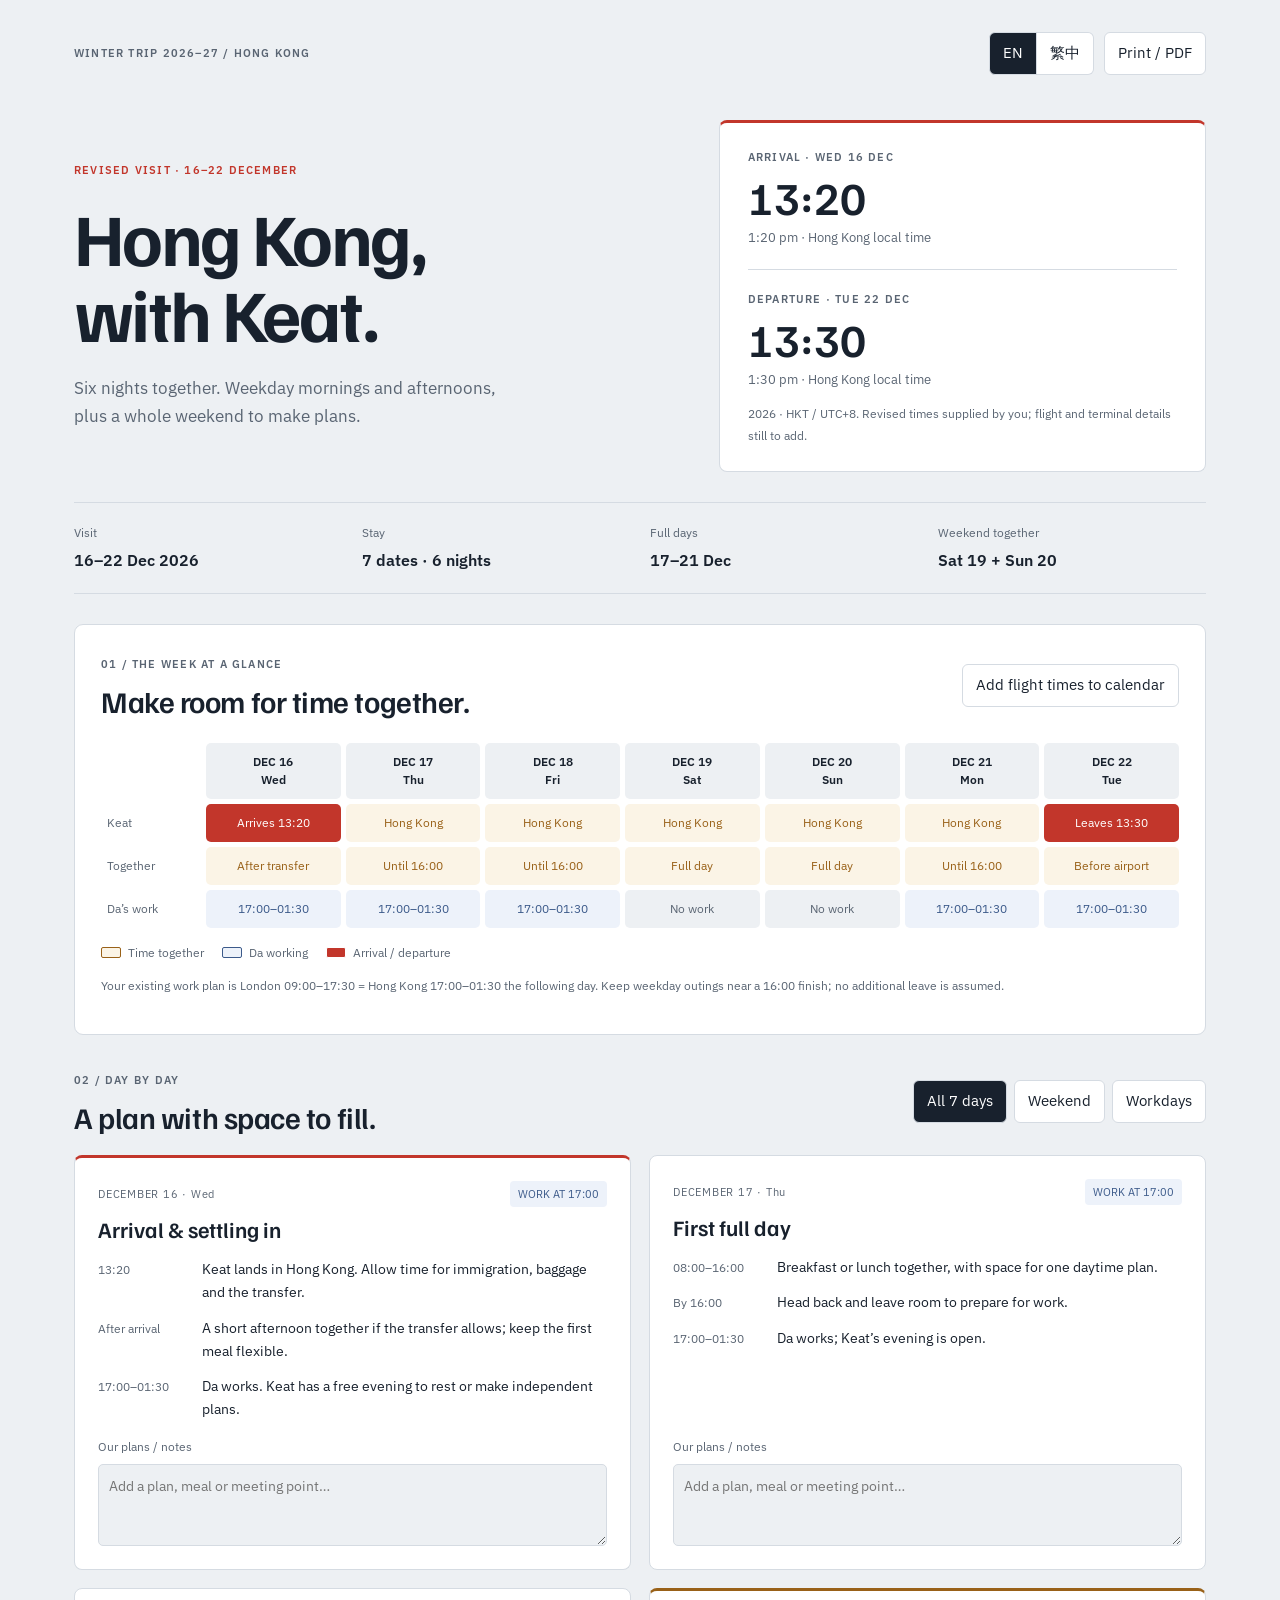
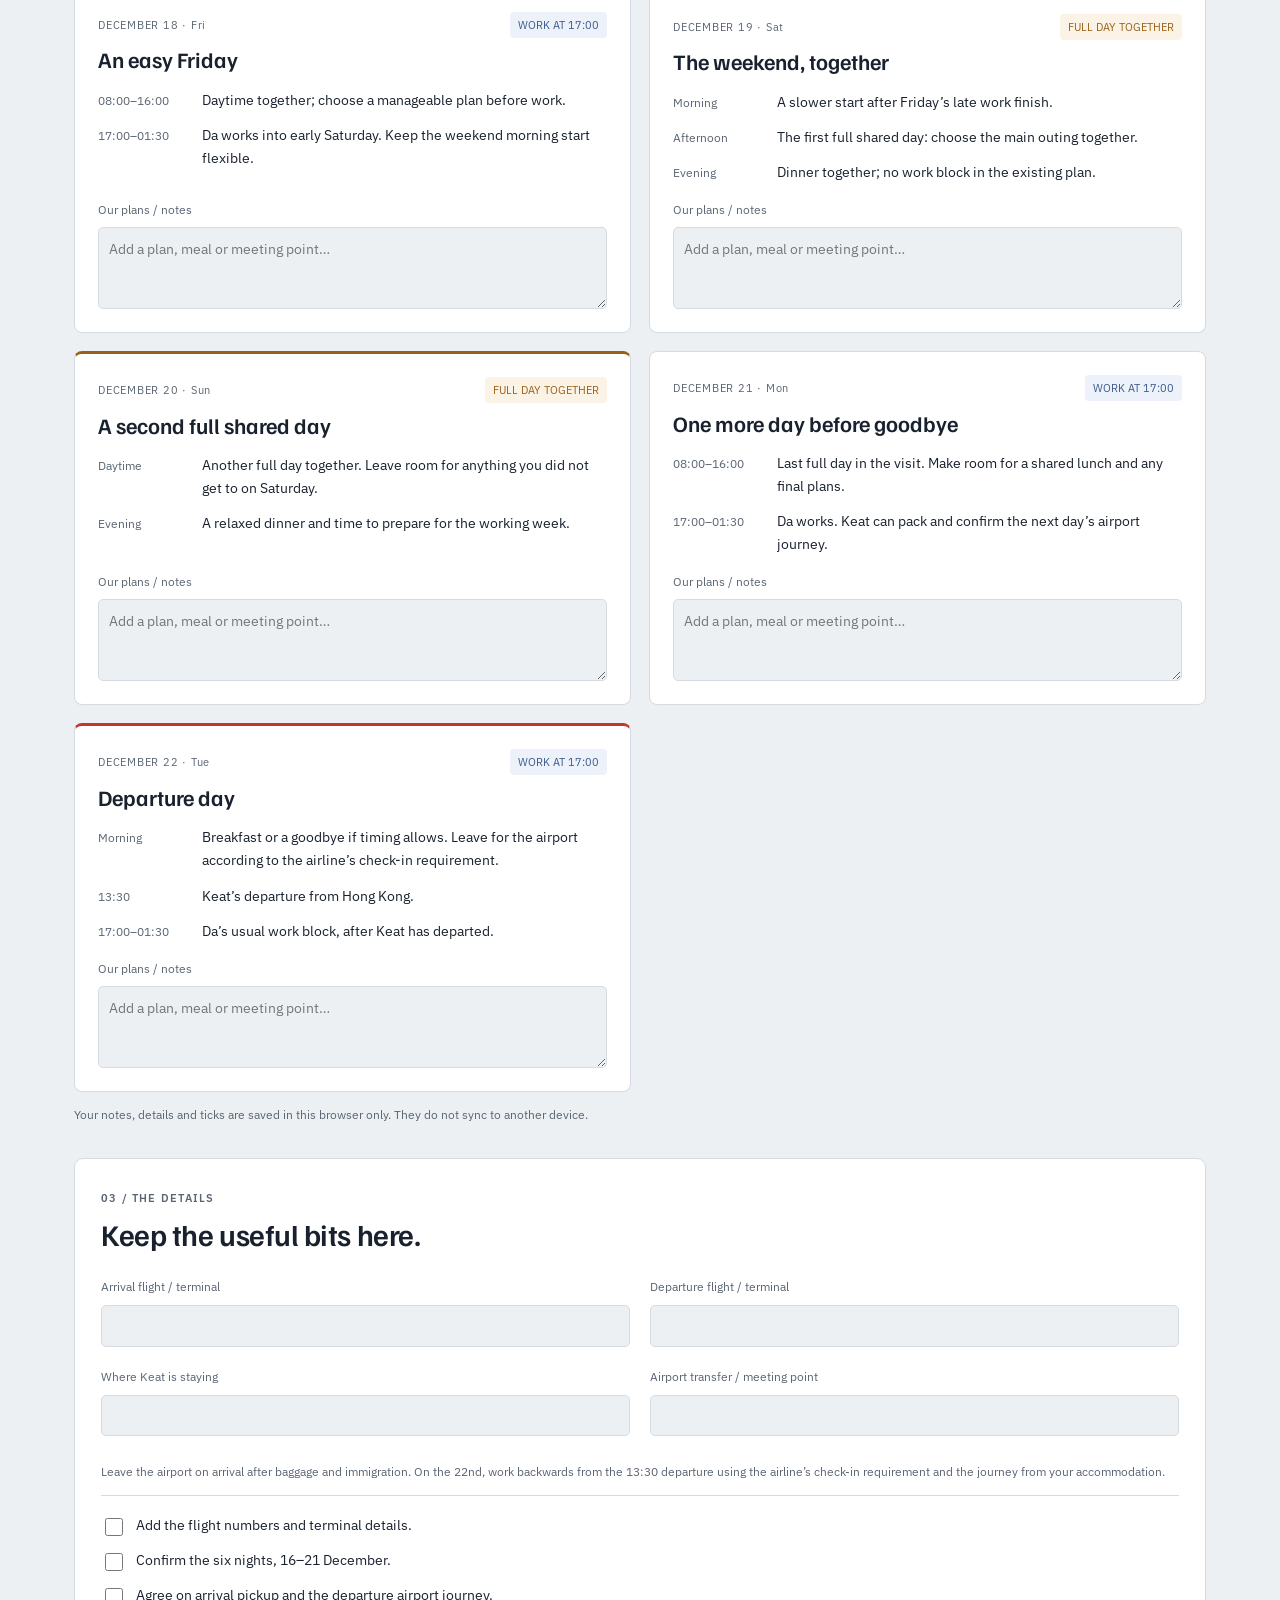
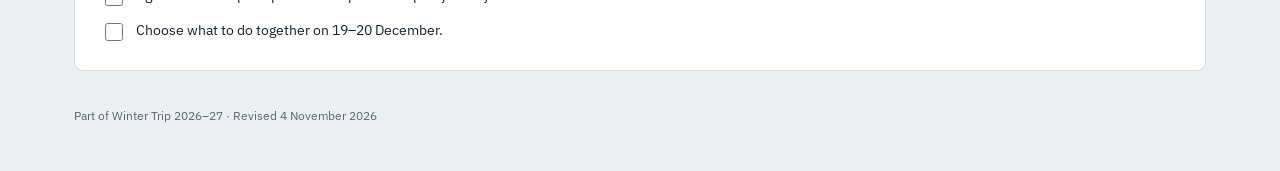
<file: Keat Subtrip/index.html>
<!doctype html>
<html lang="en">
<head>
<meta charset="utf-8">
<meta name="viewport" content="width=device-width, initial-scale=1">
<meta name="description" content="Keat’s revised Hong Kong visit, 16–22 December 2026. Arrival 13:20, departure 13:30, with shared time around remote work.">
<title>Keat in Hong Kong · 16–22 December 2026</title>
<link rel="stylesheet" href="style.css">
</head>
<body>
<div class="wrap">
 <header>
  <div class="top"><span class="eyebrow" data-en="WINTER TRIP 2026–27 / HONG KONG" data-zh="冬日行程 2026–27 / 香港">WINTER TRIP 2026–27 / HONG KONG</span><div class="tools"><div class="language" role="group" aria-label="Language / 語言"><button type="button" data-lang="en" aria-pressed="true">EN</button><button type="button" data-lang="zh" aria-pressed="false" lang="zh-Hant">繁中</button></div><button type="button" id="print" data-en="Print / PDF" data-zh="列印 / PDF">Print / PDF</button></div></div>
  <div class="hero"><div><p class="revision" data-en="REVISED VISIT · 16–22 DECEMBER" data-zh="更新日期 · 12月16–22日">REVISED VISIT · 16–22 DECEMBER</p><h1 data-en="Hong Kong,\nwith Keat." data-zh="Keat 來香港。">Hong Kong,<br>with Keat.</h1><p class="lede" data-en="Six nights together. Weekday mornings and afternoons, plus a whole weekend to make plans." data-zh="相聚六晚。平日早上、下午加上一個完整週末，慢慢安排一起做的事。">Six nights together. Weekday mornings and afternoons, plus a whole weekend to make plans.</p></div><div class="visit-card"><div class="flight"><span class="eyebrow" data-en="ARRIVAL · WED 16 DEC" data-zh="抵達 · 12月16日 週三">ARRIVAL · WED 16 DEC</span><strong>13:20</strong><span data-en="1:20 pm · Hong Kong local time" data-zh="下午1:20 · 香港時間">1:20 pm · Hong Kong local time</span></div><div class="flight"><span class="eyebrow" data-en="DEPARTURE · TUE 22 DEC" data-zh="離開 · 12月22日 週二">DEPARTURE · TUE 22 DEC</span><strong>13:30</strong><span data-en="1:30 pm · Hong Kong local time" data-zh="下午1:30 · 香港時間">1:30 pm · Hong Kong local time</span></div><p class="small" data-en="2026 · HKT / UTC+8. Revised times supplied by you; flight and terminal details still to add." data-zh="2026年 · 香港時間 UTC+8。日期及時間已按你的更新修訂；航班和客運大樓待填。">2026 · HKT / UTC+8. Revised times supplied by you; flight and terminal details still to add.</p></div></div>
  <dl class="facts"><div><dt data-en="Visit" data-zh="相聚日期">Visit</dt><dd data-en="16–22 Dec 2026" data-zh="2026年12月16–22日">16–22 Dec 2026</dd></div><div><dt data-en="Stay" data-zh="停留">Stay</dt><dd data-en="7 dates · 6 nights" data-zh="跨7日 · 6晚">7 dates · 6 nights</dd></div><div><dt data-en="Full days" data-zh="完整日子">Full days</dt><dd data-en="17–21 Dec" data-zh="12月17–21日">17–21 Dec</dd></div><div><dt data-en="Weekend together" data-zh="完整週末">Weekend together</dt><dd data-en="Sat 19 + Sun 20" data-zh="19日週六 + 20日週日">Sat 19 + Sun 20</dd></div></dl>
 </header>
 <main>
  <section class="panel overview" aria-labelledby="week-heading"><div class="section-head"><div><span class="eyebrow" data-en="01 / THE WEEK AT A GLANCE" data-zh="01 / 一週總覽">01 / THE WEEK AT A GLANCE</span><h2 id="week-heading" data-en="Make room for time together." data-zh="把相聚的時間留出來。">Make room for time together.</h2></div><button type="button" id="calendar" data-en="Add flight times to calendar" data-zh="加入航班時間至日曆">Add flight times to calendar</button></div><div class="timeline-scroll"><div class="timeline" id="timeline"></div></div><div class="legend"><span><i class="together"></i><span data-en="Time together" data-zh="一起活動">Time together</span></span><span><i class="work"></i><span data-en="Da working" data-zh="達工作">Da working</span></span><span><i class="flight-key"></i><span data-en="Arrival / departure" data-zh="抵達 / 離開">Arrival / departure</span></span></div><p class="small" data-en="Your existing work plan is London 09:00–17:30 = Hong Kong 17:00–01:30 the following day. Keep weekday outings near a 16:00 finish; no additional leave is assumed." data-zh="沿用現有工作安排：倫敦09:00–17:30 = 香港17:00–翌日01:30。平日活動盡量16:00左右結束；未假設額外請假。">Your existing work plan is London 09:00–17:30 = Hong Kong 17:00–01:30 the following day. Keep weekday outings near a 16:00 finish; no additional leave is assumed.</p></section>
  <section aria-labelledby="days-heading"><div class="section-head day-heading"><div><span class="eyebrow" data-en="02 / DAY BY DAY" data-zh="02 / 每日安排">02 / DAY BY DAY</span><h2 id="days-heading" data-en="A plan with space to fill." data-zh="留白，一起填上計劃。">A plan with space to fill.</h2></div><div class="filters" role="group" aria-label="Filter days / 篩選日期"><button type="button" data-filter="all" aria-pressed="true" data-en="All 7 days" data-zh="全部7日">All 7 days</button><button type="button" data-filter="weekend" aria-pressed="false" data-en="Weekend" data-zh="週末">Weekend</button><button type="button" data-filter="work" aria-pressed="false" data-en="Workdays" data-zh="工作日">Workdays</button></div></div><div class="day-grid" id="days"></div><p class="small storage-note" id="storage-status" role="status"></p></section>
  <section class="panel" aria-labelledby="details-heading"><div class="section-head"><div><span class="eyebrow" data-en="03 / THE DETAILS" data-zh="03 / 細節">03 / THE DETAILS</span><h2 id="details-heading" data-en="Keep the useful bits here." data-zh="實用資料放在這裡。">Keep the useful bits here.</h2></div></div><div class="detail-grid"><label><span data-en="Arrival flight / terminal" data-zh="抵達航班 / 客運大樓">Arrival flight / terminal</span><input data-detail="arrival" maxlength="300" autocomplete="off"></label><label><span data-en="Departure flight / terminal" data-zh="離開航班 / 客運大樓">Departure flight / terminal</span><input data-detail="departure" maxlength="300" autocomplete="off"></label><label><span data-en="Where Keat is staying" data-zh="Keat 的住宿">Where Keat is staying</span><input data-detail="stay" maxlength="300" autocomplete="off"></label><label><span data-en="Airport transfer / meeting point" data-zh="機場接送 / 集合地點">Airport transfer / meeting point</span><input data-detail="transfer" maxlength="300" autocomplete="off"></label></div><p class="small" data-en="Leave the airport on arrival after baggage and immigration. On the 22nd, work backwards from the 13:30 departure using the airline’s check-in requirement and the journey from your accommodation." data-zh="抵達日需預留入境及提取行李時間。22日以13:30起飛時間，按航空公司報到要求及住宿至機場交通時間倒推何時出發。">Leave the airport on arrival after baggage and immigration. On the 22nd, work backwards from the 13:30 departure using the airline’s check-in requirement and the journey from your accommodation.</p><div class="checks" id="checks"></div></section>
 </main>
 <footer><span data-en="Part of Winter Trip 2026–27 · Revised 4 November 2026" data-zh="冬日行程2026–27 · 2026年11月4日更新">Part of Winter Trip 2026–27 · Revised 4 November 2026</span><a id="master-link" href="../winter-trip.html" data-en="← Main winter trip" data-zh="← 冬日主行程">← Main winter trip</a></footer>
</div>
<script src="trip.js"></script>
</body>
</html>
</file>
<file: China Sub-trip/assets/fonts.css>
@font-face {
  font-family: 'Familjen Grotesk';
  font-style: normal;
  font-weight: 500;
  font-display: swap;
  src: url(fonts/familjen-grotesk-0.woff2) format('woff2');
  unicode-range: U+0000-00FF, U+0131, U+0152-0153, U+02BB-02BC, U+02C6, U+02DA, U+02DC, U+0304, U+0308, U+0329, U+2000-206F, U+20AC, U+2122, U+2191, U+2193, U+2212, U+2215, U+FEFF, U+FFFD;
}

@font-face {
  font-family: 'Familjen Grotesk';
  font-style: normal;
  font-weight: 600;
  font-display: swap;
  src: url(fonts/familjen-grotesk-0.woff2) format('woff2');
  unicode-range: U+0000-00FF, U+0131, U+0152-0153, U+02BB-02BC, U+02C6, U+02DA, U+02DC, U+0304, U+0308, U+0329, U+2000-206F, U+20AC, U+2122, U+2191, U+2193, U+2212, U+2215, U+FEFF, U+FFFD;
}

@font-face {
  font-family: 'Familjen Grotesk';
  font-style: normal;
  font-weight: 700;
  font-display: swap;
  src: url(fonts/familjen-grotesk-0.woff2) format('woff2');
  unicode-range: U+0000-00FF, U+0131, U+0152-0153, U+02BB-02BC, U+02C6, U+02DA, U+02DC, U+0304, U+0308, U+0329, U+2000-206F, U+20AC, U+2122, U+2191, U+2193, U+2212, U+2215, U+FEFF, U+FFFD;
}

@font-face {
  font-family: 'IBM Plex Mono';
  font-style: normal;
  font-weight: 400;
  font-display: swap;
  src: url(fonts/ibm-plex-mono-1.woff2) format('woff2');
  unicode-range: U+0000-00FF, U+0131, U+0152-0153, U+02BB-02BC, U+02C6, U+02DA, U+02DC, U+0304, U+0308, U+0329, U+2000-206F, U+20AC, U+2122, U+2191, U+2193, U+2212, U+2215, U+FEFF, U+FFFD;
}

@font-face {
  font-family: 'IBM Plex Mono';
  font-style: normal;
  font-weight: 500;
  font-display: swap;
  src: url(fonts/ibm-plex-mono-2.woff2) format('woff2');
  unicode-range: U+0000-00FF, U+0131, U+0152-0153, U+02BB-02BC, U+02C6, U+02DA, U+02DC, U+0304, U+0308, U+0329, U+2000-206F, U+20AC, U+2122, U+2191, U+2193, U+2212, U+2215, U+FEFF, U+FFFD;
}

@font-face {
  font-family: 'IBM Plex Sans';
  font-style: normal;
  font-weight: 400;
  font-stretch: 100%;
  font-display: swap;
  src: url(fonts/ibm-plex-sans-3.woff2) format('woff2');
  unicode-range: U+0000-00FF, U+0131, U+0152-0153, U+02BB-02BC, U+02C6, U+02DA, U+02DC, U+0304, U+0308, U+0329, U+2000-206F, U+20AC, U+2122, U+2191, U+2193, U+2212, U+2215, U+FEFF, U+FFFD;
}

@font-face {
  font-family: 'IBM Plex Sans';
  font-style: normal;
  font-weight: 500;
  font-stretch: 100%;
  font-display: swap;
  src: url(fonts/ibm-plex-sans-3.woff2) format('woff2');
  unicode-range: U+0000-00FF, U+0131, U+0152-0153, U+02BB-02BC, U+02C6, U+02DA, U+02DC, U+0304, U+0308, U+0329, U+2000-206F, U+20AC, U+2122, U+2191, U+2193, U+2212, U+2215, U+FEFF, U+FFFD;
}

@font-face {
  font-family: 'IBM Plex Sans';
  font-style: normal;
  font-weight: 600;
  font-stretch: 100%;
  font-display: swap;
  src: url(fonts/ibm-plex-sans-3.woff2) format('woff2');
  unicode-range: U+0000-00FF, U+0131, U+0152-0153, U+02BB-02BC, U+02C6, U+02DA, U+02DC, U+0304, U+0308, U+0329, U+2000-206F, U+20AC, U+2122, U+2191, U+2193, U+2212, U+2215, U+FEFF, U+FFFD;
}
</file>
<file: China Sub-trip/trip-theme.css>
/* Match the shared Winter Trip and Shanghai Subtrip visual language. */
:root{
  --bg:#EDF0F3;--surface:#FFFFFF;--ink:#18212D;--muted:#5A6573;--line:#D5DBE2;--accent:#C2362B;
  --c-kunming:#1E7A70;--c-dali:#B4761A;--c-lijiang:#3C5A8A;
  --paper:var(--bg);--white:var(--surface);--green:var(--c-kunming);--rust:var(--c-dali);--blue:var(--c-lijiang);
  --green-pale:color-mix(in srgb,var(--green) 9%,var(--surface));--rust-pale:color-mix(in srgb,var(--rust) 10%,var(--surface));--blue-pale:color-mix(in srgb,var(--blue) 10%,var(--surface));
  --display:'Familjen Grotesk','PingFang TC','Microsoft JhengHei','Noto Sans TC',system-ui,sans-serif;
  --sans:'IBM Plex Sans','PingFang TC','Microsoft JhengHei','Noto Sans TC',system-ui,sans-serif;
  --serif:var(--display);--mono:'IBM Plex Mono',ui-monospace,Menlo,Consolas,monospace;
  color-scheme:light;
}
@media(prefers-color-scheme:dark){:root:not([data-theme=light]){
  --bg:#0E131A;--surface:#161D27;--ink:#E5E9EF;--muted:#98A3B2;--line:#2A3443;--accent:#EA5A4E;
  --c-kunming:#4DB5A9;--c-dali:#E3A748;--c-lijiang:#7D9BCC;color-scheme:dark;
}}
:root[data-theme=dark]{--bg:#0E131A;--surface:#161D27;--ink:#E5E9EF;--muted:#98A3B2;--line:#2A3443;--accent:#EA5A4E;--c-kunming:#4DB5A9;--c-dali:#E3A748;--c-lijiang:#7D9BCC;color-scheme:dark}
body{font-family:var(--sans);font-size:15px;line-height:1.55;background:var(--bg)}
a{color:var(--accent)}a:hover{color:var(--ink)}
.wrap{width:min(1180px,calc(100% - 32px));max-width:1180px}
header.wrap{padding-top:30px}
.topline{border:0;padding:0;gap:12px;flex-wrap:wrap}
.brand{font:12px var(--mono);letter-spacing:.12em;color:var(--muted)}.brand span{font-weight:400}
.topline a{font:12px var(--mono);color:var(--muted);text-decoration:underline}
.hero{display:block;padding:0;margin:19px 0 0}
.hero h1{font:700 clamp(30px,5.2vw,46px)/1.05 var(--display);letter-spacing:-.01em;margin:7px 0 12px;text-wrap:balance}
.hero h1 em{font-style:normal;color:var(--ink)}
.hero .intro{font-size:15px;line-height:1.6;max-width:80ch;margin:0;color:var(--muted)}
.hero .date{font:12px var(--mono);color:var(--muted);margin-top:16px}
.hero-facts{gap:10px 32px;margin:18px 0 0}.hero-facts div{border:0;padding:0}
.hero-facts dt{font-size:12px;text-transform:none;letter-spacing:0;color:var(--muted)}
.hero-facts dd{font:15px/1.6 var(--mono);margin:0;font-variant-numeric:tabular-nums}
.eyebrow{font:11px/1.5 var(--mono);letter-spacing:.1em;color:var(--muted)}
.notice{display:block;padding:12px 14px;margin-top:22px;border:1px solid color-mix(in srgb,var(--accent) 40%,transparent);border-radius:8px;background:color-mix(in srgb,var(--accent) 7%,var(--surface))}
.notice strong{display:block;font:600 13px var(--sans);letter-spacing:0;text-transform:none;color:var(--accent);margin-bottom:3px}.notice p{font-size:13px}
nav{background:var(--bg);backdrop-filter:none;margin-top:18px;border-block:1px solid var(--line)}
.nav-inner{padding:10px 0}.nav-links{gap:23px}.nav-links a{font:13px var(--sans)}
.small-button{font:500 12px var(--sans);padding:7px 12px;border-radius:7px;background:var(--surface)}.small-button:hover{background:var(--bg);border-color:var(--accent)}
main.wrap{padding-top:28px}main>section{margin:0 0 28px;padding:20px;border:1px solid var(--line);border-radius:10px;background:var(--surface);min-width:0}
.section-head{margin-bottom:19px;align-items:start}.section-head h2{font:600 22px/1.2 var(--display);letter-spacing:0;margin:5px 0 0}.section-head p{font-size:13px;max-width:52ch}.section-head .eyebrow{font-size:10px}
.route-strip{grid-template-columns:repeat(4,minmax(0,1fr));gap:12px;margin-top:22px}
.route-stop{padding:0 0 12px;background:var(--surface)!important;border:1px solid var(--line);border-top:3px solid var(--green);border-radius:7px;overflow:hidden;color:var(--ink)}
.route-stop.dali{border-top-color:var(--rust)}.route-stop.lijiang{border-top-color:var(--blue)}
.route-stop:hover{border-color:var(--accent)}.route-stop img{display:block;width:100%;height:132px;object-fit:cover}
.route-stop .num{margin:11px 12px 0}.route-stop h3{margin:4px 12px 2px;font-size:16px}.route-stop p{margin:0 12px;font:10px/1.8 var(--mono)}.route-stop small{margin:5px 12px 0;font-size:12px}
.route-caption{font-size:12px;margin-top:15px}
.overview-scroll{overflow-x:auto;padding-bottom:5px}
.overview{display:grid;grid-template-columns:96px repeat(10,minmax(0,1fr));grid-template-rows:23px 23px 36px 38px 43px;min-width:790px;position:relative;isolation:isolate}
.ov-weekend{background:color-mix(in srgb,var(--blue) 6%,transparent);grid-row:1/-1;z-index:-1}
.ov-date,.ov-weekday{text-align:center;font:12px var(--mono);align-self:center;color:var(--ink)}.ov-weekday{font-size:10px;color:var(--muted)}
.ov-label{position:sticky;left:0;background:var(--surface);border-right:1px solid var(--line);font-size:12px;font-weight:600;display:flex;align-items:center;z-index:2;padding-right:8px}
.ov-segment{--c:var(--green);margin:5px 2px;border:1px dashed color-mix(in srgb,var(--c) 65%,transparent);border-radius:5px;background:repeating-linear-gradient(135deg,color-mix(in srgb,var(--c) 13%,var(--surface)) 0 6px,color-mix(in srgb,var(--c) 5%,var(--surface)) 6px 11px);display:flex;align-items:center;justify-content:center;padding:0 4px;font-size:11px;line-height:1.2;min-width:0;overflow:hidden;text-align:center;color:var(--ink);text-decoration:none}
.ov-segment.dali{--c:var(--rust)}.ov-segment.lijiang{--c:var(--blue)}.ov-segment.transit{--c:var(--muted);font-size:10px}.ov-focus{font-size:10px;text-align:center;align-self:center;padding:0 4px;line-height:1.3;color:var(--muted)}
.ov-legend{display:flex;gap:16px;flex-wrap:wrap;font-size:11px;color:var(--muted);margin-top:13px}.ov-legend span{display:inline-flex;gap:6px;align-items:center}.ov-swatch{width:20px;height:11px;border:1px dashed var(--muted);border-radius:3px;background:var(--bg)}
.route-diagram{margin-top:16px;border-top:1px solid var(--line);padding-top:12px}.route-diagram summary{cursor:pointer;font-size:12px;color:var(--muted)}.route-diagram .route-art{max-width:420px;margin:auto}
.timeline-layout{grid-template-columns:minmax(0,1.65fr) minmax(230px,1fr);gap:32px}.timeline-layout>div{min-width:0}
.timeline-tools{gap:0;display:inline-flex;flex-wrap:wrap;border:1px solid var(--line);border-radius:7px;overflow:hidden}
.filter{border:0;border-radius:0;font:500 12px var(--mono);padding:7px 11px}.filter+.filter{border-left:1px solid var(--line)}.filter[aria-pressed=true]{background:var(--ink);color:var(--surface)}.filter:hover{background:var(--bg);color:var(--ink)}
#visible-count{font-size:11px;margin:12px 0 14px}.day summary{padding:17px 0;gap:12px;grid-template-columns:65px 1fr 18px}.day summary::after{font:20px var(--mono)}
.date-stamp{font-size:10px}.date-stamp b{font:500 25px/1.3 var(--mono)}.day-heading h3{font-size:16px;margin:4px 0 0;font-weight:600}.day-heading p{font-size:11px;margin-top:4px}.city-label{font-size:10px;letter-spacing:.04em}
.day-body{padding:0 0 20px 77px}.slots li{grid-template-columns:61px 1fr;gap:12px;padding:9px 0}.slots time{font-size:10px;color:var(--accent)}.slots strong{font-size:14px}.slots p{font-size:13px;line-height:1.6}
.day-foot{font-size:11px}.day-foot a{font-size:11px}.day-note{border-radius:6px;font-size:12px}.day-note.warm{background:color-mix(in srgb,var(--accent) 6%,var(--surface));border-color:var(--accent)}
.aside{top:85px}.aside-block{border:1px solid var(--line);border-radius:8px;padding:15px;background:var(--bg);margin-bottom:16px}.aside h3{font:600 17px/1.3 var(--display);margin:0 0 9px}.aside p,.aside ul{font-size:13px}.aside .big{font:500 27px var(--mono)}.aside .tiny{font-size:10px;line-height:1.8}.packing span{background:var(--surface);border-radius:4px}
.trip-photo{margin:0 0 16px;border:1px solid var(--line);border-radius:7px;overflow:hidden;background:var(--bg)}
.trip-photo>a{display:block}.trip-photo img{width:100%;height:215px;object-fit:cover;display:block}.trip-photo figcaption{padding:8px 10px;display:flex;justify-content:space-between;align-items:baseline;flex-wrap:wrap;gap:3px 12px;font-size:11px;color:var(--muted);line-height:1.45}.trip-photo figcaption a{font-size:10px;color:var(--muted)}
.trip-photo.rushan img{object-position:50% 77%}.trip-photo.lanes img{object-position:50% 45%}
.food-grid{gap:24px}.food-column{border-top-width:2px;padding-top:14px;min-width:0}.food-column h3{font:600 19px var(--display)}.food-column .food-subtitle{font-size:12px;margin-bottom:13px}.food-photo{margin:0 0 14px}.food-photo img{height:170px}.food-photo figcaption{font-size:10px;padding:7px 8px}.food-photo figcaption a{font-size:9px}
.food-item b{font-size:14px}.food-item p{font-size:12px;line-height:1.6}.food-item .cn{font-size:12px}.season-note{font-size:13px;background:var(--rust-pale);border-radius:5px}
th{font-size:10px}td{font-size:13px}.stay-grid{gap:24px;margin-top:25px}.stay-grid h3{font-size:14px}.stay-grid p{font-size:13px}
.budget-layout,.booking-layout{gap:35px}.budget-control label{font-size:13px}.budget-control output{color:var(--accent);font-size:13px}.budget-control small,.budget-foot{font-size:12px}
.money-pair{display:inline-flex;align-items:baseline;flex-wrap:wrap;column-gap:5px;row-gap:0;max-width:100%}.rmb-amount{white-space:nowrap}.fx-note{font:400 11px/1.5 var(--sans);color:var(--muted);letter-spacing:0;white-space:nowrap}
.budget-control label{align-items:baseline;flex-wrap:wrap}.budget-control output{white-space:normal;text-align:right;margin-left:auto}.budget-control .money-pair{justify-content:flex-end}
.budget-total dl div{align-items:baseline;gap:8px}.budget-total dt{flex:1;min-width:0}.budget-total dd{flex:0 1 55%;min-width:0;text-align:right}.budget-total dd .money-pair{justify-content:flex-end}
.budget-total .amount .money-pair{column-gap:10px}.budget-total .amount .fx-note{font:500 14px/1.5 var(--sans)}.budget-total .group-total .fx-note{font-size:12px}
.currency-note{font-size:12px;line-height:1.8;color:var(--muted);margin:20px 0 0;padding-top:12px;border-top:1px solid var(--line)}.currency-note a{white-space:nowrap}
.budget-total{background:var(--blue-pale);color:var(--ink);border:1px solid color-mix(in srgb,var(--blue) 40%,var(--line));border-radius:8px;padding:20px}
.budget-total .eyebrow,.budget-total .group-total{color:var(--muted)}.budget-total .amount{font:600 40px/1.25 var(--display);letter-spacing:-.02em;color:var(--blue);margin:10px 0 4px}.budget-total dl div{border-color:var(--line);font-size:13px}
.booking-layout h3{font:600 18px var(--display)}.release .release-date{font:500 25px/1.1 var(--mono);color:var(--accent)}.release .release-date small{font-size:10px}.release p{font-size:13px}.checklist label{font-size:13px}.checklist small{font-size:12px}
.source-list{font-size:12px;line-height:1.6}.source-list small{font-size:11px}.photo-credits-note{font-size:12px;color:var(--muted);margin:18px 0 0;border-top:1px solid var(--line);padding-top:14px}
footer.wrap{font-size:10px;padding-top:0;padding-bottom:35px}
.top-actions{display:flex;align-items:center;flex-wrap:wrap;gap:16px}
.language-switch{display:inline-flex;border:1px solid var(--line);border-radius:7px;overflow:hidden;background:var(--surface)}
.language-switch button{border:0;background:transparent;color:var(--ink);padding:7px 12px;font:500 12px/1.5 var(--sans);min-height:35px}
.language-switch button+button{border-left:1px solid var(--line)}
.language-switch button[aria-pressed=true]{background:var(--ink);color:var(--surface)}
.language-switch button:hover{background:var(--bg);color:var(--ink)}
:root:lang(zh){--display:'Microsoft JhengHei','PingFang TC',system-ui,sans-serif;--sans:'Microsoft JhengHei','PingFang TC',system-ui,sans-serif;--mono:'IBM Plex Mono','Microsoft JhengHei','PingFang TC',monospace}
html:lang(zh) body{line-height:1.8}
html:lang(zh) .eyebrow,html:lang(zh) .city-label,html:lang(zh) .brand,html:lang(zh) th{letter-spacing:0;text-transform:none}
html:lang(zh) .hero h1{line-height:1.4;letter-spacing:0;font-size:clamp(27px,4.2vw,40px)}
html:lang(zh) .section-head h2,html:lang(zh) .day-heading h3,html:lang(zh) .route-stop h3{line-height:1.5}
html:lang(zh) .slots p,html:lang(zh) .food-item p,html:lang(zh) .hero .intro{line-height:1.85}
html:lang(zh) .route-stop h3 span[lang="zh"],html:lang(zh) .slots strong span[lang="zh"],html:lang(zh) .day-note span[lang="zh"]{display:none}
html:lang(zh) .food-item .cn::before{content:'店家菜名：'}
:root:lang(th){--display:'Leelawadee UI','Tahoma',system-ui,sans-serif;--sans:'Leelawadee UI','Tahoma',system-ui,sans-serif;--mono:'IBM Plex Mono','Leelawadee UI','Tahoma',monospace}
html:lang(th) body{line-height:1.8}
html:lang(th) .eyebrow,html:lang(th) .city-label,html:lang(th) .brand,html:lang(th) th{letter-spacing:0;text-transform:none}
html:lang(th) .hero h1{line-height:1.35;font-size:clamp(28px,4.2vw,40px)}
html:lang(th) .section-head h2,html:lang(th) .food-column h3,html:lang(th) .aside h3,html:lang(th) .booking-layout h3{line-height:1.6}
html:lang(th) .day-heading h3,html:lang(th) .route-stop h3{line-height:1.6}
html:lang(th) .slots p,html:lang(th) .food-item p,html:lang(th) .hero .intro{line-height:1.9}
html:lang(th) .overview{grid-template-rows:27px 26px 42px 43px 48px}
html:lang(th) .ov-segment,html:lang(th) .ov-focus{line-height:1.6}
html:lang(th) .date-stamp{line-height:1.8}
html:lang(th) .source-list,html:lang(th) .trip-photo figcaption{line-height:1.8}
.nav-links{min-width:0}.flight-status{padding:13px 16px;border-left:3px solid var(--accent);background:var(--rust-pale);margin-bottom:20px;font-size:13px}.flight-status p{margin:4px 0 0;color:var(--muted)}
.flight-options{display:grid;grid-template-columns:repeat(2,minmax(0,1fr));gap:18px}.flight-option{min-width:0;padding:20px;border:1px solid var(--line);border-top:3px solid var(--blue);border-radius:8px}.flight-option:nth-child(2){border-top-color:var(--accent)}.flight-option h3{font:600 21px/1.4 var(--display);margin:7px 0}.flight-airline{font:12px var(--mono);color:var(--muted);margin:0 0 18px}.flight-option>p{font-size:13px}.flight-legs{margin:0}.flight-legs>div{padding:14px 0;border-top:1px solid var(--line)}.flight-legs dt{font-size:12px;color:var(--muted)}.flight-legs dd{margin:5px 0 0}.flight-legs dd strong{display:block;font:500 23px/1.5 var(--mono);font-variant-numeric:tabular-nums}.flight-legs dd span{display:block;font:12px/1.7 var(--mono);color:var(--muted)}.flight-legs a,.flight-links a{font-size:12px}.flight-baggage{padding-top:12px;border-top:1px solid var(--line)}.flight-baggage strong,.flight-baggage span{display:block}.flight-baggage span{color:var(--muted);margin-top:5px}.flight-links{display:flex;flex-wrap:wrap;gap:10px 20px;margin-top:17px}.flight-decision{margin-top:20px;padding:15px 18px;background:var(--blue-pale);border-radius:6px}.flight-decision h3{font-size:15px;margin:0 0 5px}.flight-decision p{font-size:13px;margin:0}
@media(max-width:900px){.timeline-layout{gap:24px;grid-template-columns:minmax(0,1.6fr) minmax(220px,1fr)}.day-body{padding-left:0}.trip-photo img{height:230px}.route-stop img{height:110px}.food-photo img{height:155px}}
@media(max-width:700px){
 .flight-options{grid-template-columns:minmax(0,1fr)}.flight-option{padding:16px}.flight-option h3{font-size:19px}.flight-legs dd strong{font-size:21px}
 header.wrap{padding-top:24px}.topline a{font-size:10px}.brand{font-size:10px}.hero{margin-top:16px}.hero h1{font-size:34px;letter-spacing:-.01em;margin-top:6px}.hero .intro{font-size:14px;line-height:1.65}.hero .date{font-size:11px}.hero-facts{gap:12px 24px}.hero-facts dd{font-size:13px}.hero-facts dt{font-size:11px}.notice{margin-top:18px}.notice p{font-size:12px}.notice strong{font-size:12px}
 .top-actions{width:100%;justify-content:space-between;gap:10px}.language-switch button{min-height:40px;padding:7px 13px}html:lang(th) .hero h1{font-size:30px}html:lang(th) .hero-facts{gap:12px 19px}html:lang(th) .day-heading h3{font-size:15px}html:lang(th) .date-stamp{font-size:9px}
 .nav-inner{padding:10px 0}.nav-links{gap:19px}.nav-links a{font-size:12px}main.wrap{padding-top:20px}main>section{padding:16px;margin-bottom:20px}.section-head{margin-bottom:17px}.section-head h2{font-size:21px}.section-head p{margin-top:10px;font-size:12px}
 .route-strip{grid-template-columns:repeat(2,minmax(0,1fr));gap:10px;margin-top:17px}.route-stop img{height:120px}.route-stop h3{font-size:15px;margin-left:10px;margin-right:10px}.route-stop p{font-size:9px;margin-inline:10px}.route-stop .num{font-size:9px;margin-inline:10px}.route-stop small{font-size:11px;margin-inline:10px}.route-caption{font-size:11px}
 .overview-scroll{margin-right:-16px;padding-right:16px}.overview{min-width:800px;grid-template-columns:76px repeat(10,minmax(0,1fr))}.ov-label{font-size:11px}.ov-legend{font-size:10px;gap:10px}
 .timeline-layout{grid-template-columns:minmax(0,1fr);gap:24px}.day summary{grid-template-columns:48px 1fr 14px;gap:10px}.day-heading h3{font-size:15px}.day-heading p{font-size:11px}.date-stamp b{font-size:23px}.city-label{font-size:9px}.day-body{padding:0 0 19px}.slots li{grid-template-columns:50px minmax(0,1fr);gap:10px}.slots strong{font-size:13px}.slots p{font-size:12px}.slots time{font-size:9px}.day-foot{margin-left:0}.trip-photo img{height:200px}.trip-photo figcaption{font-size:10px}.trip-photo figcaption a{font-size:9px}
 .aside{position:static;grid-template-columns:minmax(0,1fr);gap:12px}.aside-block{margin:0;padding:13px}.aside-block:first-child{grid-column:auto}.aside .big{font-size:24px}.aside h3{font-size:16px}.aside p,.aside li{font-size:12px}.aside-block br{display:none}
 .food-grid{grid-template-columns:minmax(0,1fr);gap:25px}.food-column{grid-template-columns:minmax(0,1fr) minmax(0,1fr);column-gap:15px}.food-column .trip-photo{grid-column:1/-1}.food-photo img{height:205px}.food-item b{font-size:13px}.food-item p{font-size:12px}.food-column h3{font-size:18px}.season-note{font-size:12px}.stay-grid{grid-template-columns:minmax(0,1fr)}.stay-grid p{font-size:12px}
 .budget-layout,.booking-layout{grid-template-columns:minmax(0,1fr);gap:25px}.budget-total .amount{font-size:35px}.booking-layout h3{font-size:17px}.source-list{grid-template-columns:minmax(0,1fr);padding-left:16px;overflow-wrap:anywhere}.table-scroll{margin-right:-16px;padding-right:16px}.small-button{font-size:11px}.nav-inner>.small-button{display:none}
}
@media print{
 .flight-options{gap:12px}.flight-option{padding:12px;break-inside:avoid}.flight-option h3{font-size:16px}.flight-option>p,.flight-decision p,.flight-status{font-size:11px}.flight-legs>div{padding:8px 0}.flight-legs dd strong{font-size:18px}.flight-status,.flight-decision{print-color-adjust:exact}
 .language-switch{display:none!important}
 :root{--bg:#fff;--surface:#fff;--ink:#18212D;--muted:#5A6573;--line:#D5DBE2;--accent:#C2362B;--c-kunming:#1E7A70;--c-dali:#B4761A;--c-lijiang:#3C5A8A;color-scheme:light}
 .wrap{width:100%;max-width:none}header.wrap{padding:0}.hero h1{font-size:30px}.hero{margin-top:12px}.hero .intro{font-size:12px}.notice{margin-top:12px;padding:8px 10px}main.wrap{padding-top:18px}main>section{padding:14px;margin-bottom:18px}.section-head h2{font-size:19px}.section-head p{font-size:11px}.route-strip{gap:8px}.route-stop img{height:85px}.overview{min-width:0;font-size:9px;grid-template-columns:65px repeat(10,minmax(0,1fr))}.ov-segment,.ov-focus{font-size:8px}.ov-label{font-size:10px}.ov-date,.ov-weekday{font-size:9px}.overview-scroll{overflow:visible}.route-diagram{display:none}
 .trip-photo{break-inside:avoid}.trip-photo img{height:150px}.trip-photo figcaption{font-size:9px}.trip-photo figcaption a{font-size:8px}.food-photo img{height:110px}.day-body{padding-left:0}.day{break-inside:auto}.day summary{break-after:avoid}.day-heading h3{font-size:14px}.slots p{font-size:11px}.aside{display:block}.aside-block{background:white}.budget-total{background:#eef2f7!important;color:#18212D}.budget-total .amount{font-size:30px}.source-list{grid-template-columns:1fr 1fr;font-size:10px}.nav-inner,.timeline-tools,.small-button{display:none!important}
}
</file>
<file: China Sub-trip/trip-options.css>
.route-v2{grid-template-columns:repeat(5,minmax(0,1fr))}.route-v2 .route-stop p{font-size:10px;overflow-wrap:anywhere}.route-choice{padding:20px;margin-top:20px;background:var(--blue-pale);border-left:3px solid var(--blue);border-radius:5px}.route-choice p{font-size:14px}.action-link{display:inline-block;margin:8px 16px 5px 0;font-weight:600}.explore-controls{display:flex;flex-wrap:wrap;justify-content:space-between;align-items:end;gap:16px;margin:22px 0 10px}.explore-tabs{display:flex;flex-wrap:wrap;gap:7px}.explore-tabs button{border:1px solid var(--line);border-radius:22px;background:var(--surface);color:var(--ink);min-height:42px;padding:8px 15px;font:inherit;font-size:13px;cursor:pointer}.explore-tabs button[aria-pressed=true]{background:var(--ink);color:var(--surface);border-color:var(--ink)}.explore-search{font-size:12px;display:flex;flex-direction:column;gap:5px}.explore-search input{min-height:42px;background:var(--surface);color:var(--ink);border:1px solid var(--line);border-radius:5px;padding:8px 12px;max-width:100%;font:inherit}#place-count{font-size:12px;color:var(--muted)}.place-grid{display:grid;grid-template-columns:repeat(2,minmax(0,1fr));gap:24px;align-items:start}.place-card{border:1px solid var(--line);border-radius:9px;overflow:hidden;min-width:0;background:var(--surface)}.place-card summary{cursor:pointer;list-style:none}.place-card summary::-webkit-details-marker{display:none}.place-image{height:255px;position:relative;background:var(--bg)}.place-image img{height:100%;width:100%;object-fit:cover;display:block}.place-group{position:absolute;bottom:12px;left:14px;padding:5px 10px;background:#18212de8;color:white;font-size:11px;border-radius:3px}.place-intro{padding:21px 22px 16px}.place-intro .eyebrow{font-size:10px;color:var(--muted);letter-spacing:.08em}.place-intro h3{font:600 24px/1.3 var(--display);margin:9px 0 12px;text-wrap:balance}.place-intro p{font-size:14px;line-height:1.8;margin:0 0 14px;color:var(--muted)}.place-duration{display:block;font-size:12px;font-weight:600}.read-more{display:block;font-size:12px;margin-top:12px;color:var(--accent)}.place-card details[open] .read-more{display:none}.place-detail{padding:0 22px 22px}.place-detail h4{font-size:13px;margin:18px 0 5px;border-top:1px solid var(--line);padding-top:14px}.place-detail p{font-size:13px;line-height:1.85;margin:0;color:var(--muted)}.place-source{display:flex;gap:18px;flex-wrap:wrap;font-size:11px;margin:18px 0 12px}.photo-credit{font-size:10px;line-height:1.8;padding-top:10px;border-top:1px dashed var(--line);color:var(--muted);overflow-wrap:anywhere}.photo-credit p{font-size:10px;margin-top:6px}.photo-expectation{font-size:12px;line-height:1.8;color:var(--muted);padding:12px 15px;background:var(--bg);border-radius:5px}.place-vote{border:0;border-top:1px solid var(--line);margin:0;padding:16px 20px 18px;display:flex;gap:9px 14px;flex-wrap:wrap}.place-vote legend{padding:0 7px;font-size:12px;font-weight:600}.place-vote label{font-size:12px;display:flex;align-items:center;gap:6px;min-height:36px;cursor:pointer}.place-vote input{accent-color:var(--accent);width:17px;height:17px;margin:0}.form-field{display:flex;flex-direction:column;gap:9px;font-size:13px;font-weight:600;margin:20px 0}.form-field input,.form-field textarea,.form-field select{font:400 15px/1.5 var(--sans);border:1px solid var(--line);background:var(--surface);color:var(--ink);border-radius:5px;padding:12px;min-width:0;width:100%;min-height:46px}.form-field textarea{resize:vertical}.form-grid{display:grid;grid-template-columns:repeat(3,minmax(0,1fr));gap:18px}.response-summary,.response-online{background:var(--bg);padding:18px;border-radius:6px}.response-summary h3{font-size:14px;margin:0 0 9px}.response-summary p,.response-online p{font-size:13px;line-height:1.8;margin:0}.response-online .action-link{margin-top:0}.response-actions{display:flex;flex-wrap:wrap;gap:15px;align-items:center}.submit-button{border:0;background:var(--accent);color:white;font:600 15px/1.4 var(--sans);padding:14px 23px;border-radius:5px;min-height:48px;cursor:pointer}.submit-button:disabled{opacity:.55;cursor:wait}.form-privacy{font-size:12px;color:var(--muted);line-height:1.8}.response-section{border-top:4px solid var(--accent)!important}#response-status{font-size:14px;font-weight:600;min-height:24px;line-height:1.7}#receipt{font:11px var(--mono);overflow-wrap:anywhere}#copy-fallback{width:100%;font:14px/1.7 var(--sans)}.travel-v2{padding-left:22px}.travel-v2 li{margin:12px 0;line-height:1.85;font-size:14px}html:lang(th) .place-intro h3{font-size:22px}html:lang(th) .place-detail p{line-height:1.9}.route-stop.shangrila{border-top-color:#86528b;background:color-mix(in srgb,#86528b 10%,var(--surface))}[data-city=shangrila] .city-label{color:#86528b}
@media(max-width:850px){.route-v2{grid-template-columns:repeat(3,minmax(0,1fr))}.place-image{height:210px}.place-intro h3{font-size:21px}.form-grid{grid-template-columns:1fr;gap:0}.form-grid .form-field{margin:10px 0}}
@media(max-width:600px){.route-v2{grid-template-columns:repeat(2,minmax(0,1fr))}.place-grid{grid-template-columns:minmax(0,1fr);gap:18px}.place-image{height:230px}.place-intro{padding:18px}.place-detail{padding:0 18px 18px}.place-vote{padding:14px 16px}.explore-search{width:100%}.explore-search input{width:100%}.explore-tabs{gap:6px}.explore-tabs button{font-size:12px;padding:8px 12px}.route-choice{padding:15px}.response-online{padding:14px}.response-actions>*{width:100%}.action-link{font-size:13px}.form-field select{font-size:14px}.place-intro h3{font-size:23px}}
@media print{.explore-controls,.place-vote,.response-section{display:none!important}.place-grid{grid-template-columns:repeat(2,minmax(0,1fr));gap:12px}.place-image{height:140px}.place-card{break-inside:avoid}.place-intro h3{font-size:17px}.place-intro p,.place-detail p{font-size:10px}.place-detail h4{font-size:11px}.route-v2{grid-template-columns:repeat(5,minmax(0,1fr))}.photo-credit{font-size:8px}.photo-expectation{font-size:10px}}
</file>
<file: Keat Subtrip/style.css>
@font-face{font-family:Familjen;src:url('assets/fonts/familjen-grotesk-0.woff2') format('woff2');font-weight:400 700;font-display:swap}
@font-face{font-family:Plex;src:url('assets/fonts/ibm-plex-sans-3.woff2') format('woff2');font-weight:400 600;font-display:swap}
:root{--bg:#edf0f3;--surface:#fff;--ink:#18212d;--muted:#5a6573;--line:#d5dbe2;--accent:#c2362b;--gold:#996118;--gold-pale:#fbf4e6;--blue:#3c5a8a;--blue-pale:#edf2fa;--sans:Plex,'Microsoft JhengHei',system-ui,sans-serif;--display:Familjen,'Microsoft JhengHei',system-ui,sans-serif;color-scheme:light}
@media(prefers-color-scheme:dark){:root{--bg:#0e131a;--surface:#161d27;--ink:#e5e9ef;--muted:#a7b2bf;--line:#344152;--accent:#f0786f;--gold:#e3b462;--gold-pale:#30291b;--blue:#a5bde7;--blue-pale:#202c40;color-scheme:dark}}
*{box-sizing:border-box}body{margin:0;background:var(--bg);color:var(--ink);font:15px/1.65 var(--sans)}a{color:var(--accent)}button,input,textarea{font:inherit}button{border:1px solid var(--line);border-radius:6px;padding:8px 13px;background:var(--surface);color:var(--ink);cursor:pointer;min-height:42px}button:hover{border-color:var(--accent)}button:focus-visible,a:focus-visible,input:focus-visible,textarea:focus-visible{outline:2px solid var(--accent);outline-offset:3px}.wrap{max-width:1180px;margin:auto;padding:32px 24px 45px}.top,.tools,.section-head,footer{display:flex;justify-content:space-between;align-items:center;gap:16px;flex-wrap:wrap}.tools{gap:10px}.eyebrow,.revision{font-size:11px;letter-spacing:.11em;font-weight:600;color:var(--muted)}.language{display:flex}.language button{border-radius:0;min-width:44px}.language button:first-child{border-radius:6px 0 0 6px}.language button:last-child{border-radius:0 6px 6px 0;border-left:0}[aria-pressed=true]{background:var(--ink);color:var(--surface)}.hero{display:grid;grid-template-columns:1.2fr 1fr;gap:60px;align-items:center;padding:45px 0 30px}.revision{color:var(--accent);margin:0 0 20px}h1{font:700 clamp(42px,6vw,74px)/1.02 var(--display);letter-spacing:-.035em;white-space:pre-line;margin:0 0 24px}h2{font:600 clamp(23px,3vw,30px)/1.2 var(--display);margin:7px 0 0;letter-spacing:-.015em}h3{font:600 22px/1.2 var(--display);margin:10px 0 0}.lede{max-width:44ch;color:var(--muted);font-size:17px;margin:0}.visit-card{background:var(--surface);border:1px solid var(--line);border-top:3px solid var(--accent);border-radius:8px;padding:25px 28px}.flight{display:grid;gap:2px}.flight+.flight{border-top:1px solid var(--line);padding-top:20px;margin-top:20px}.flight strong{font:600 46px/1.25 var(--display);font-variant-numeric:tabular-nums}.flight>span:last-child{font-size:13px;color:var(--muted)}.visit-card .small{margin-bottom:0}.facts{display:grid;grid-template-columns:repeat(4,1fr);margin:0 0 30px;border-top:1px solid var(--line);border-bottom:1px solid var(--line);padding:20px 0;gap:20px}.facts dt{font-size:12px;color:var(--muted)}.facts dd{margin:4px 0 0;font-size:16px;font-weight:600}main{display:grid;gap:32px}.panel{border:1px solid var(--line);border-radius:9px;padding:26px;background:var(--surface);min-width:0}.small{font-size:12px;color:var(--muted);line-height:1.8}.timeline-scroll{overflow-x:auto;margin:24px 0 15px}.timeline{min-width:770px;display:grid;grid-template-columns:100px repeat(7,minmax(0,1fr));gap:5px}.cell{font-size:12px;padding:10px 6px;text-align:center;border-radius:5px;line-height:1.5}.cell.date{font-weight:600;background:var(--bg)}.cell.row{color:var(--muted);text-align:left;align-content:center}.cell.together,.legend .together{background:var(--gold-pale);color:var(--gold)}.cell.work,.legend .work{background:var(--blue-pale);color:var(--blue)}.cell.flight-key,.legend .flight-key{background:var(--accent);color:var(--surface)}.cell.empty{background:var(--bg);color:var(--muted)}.legend{display:flex;flex-wrap:wrap;gap:18px;font-size:12px;color:var(--muted)}.legend>span{display:flex;gap:7px;align-items:center}.legend i{display:block;width:20px;height:11px;border:1px solid currentColor;border-radius:2px}.day-heading{margin:0 0 20px}.filters{display:flex;gap:7px;flex-wrap:wrap}.day-grid{display:grid;grid-template-columns:repeat(2,minmax(0,1fr));gap:18px}.day-card{background:var(--surface);border:1px solid var(--line);border-radius:8px;padding:23px;min-width:0;display:flex;flex-direction:column;gap:16px}.day-card.weekend{border-top:3px solid var(--gold)}.day-card.flight-day{border-top:3px solid var(--accent)}.day-card[hidden]{display:none}.day-top{display:flex;justify-content:space-between;gap:10px;align-items:start}.day-number{color:var(--muted);font-size:11px;letter-spacing:.07em}.badge{font-size:11px;background:var(--blue-pale);color:var(--blue);border-radius:4px;padding:4px 8px;white-space:nowrap}.weekend .badge{background:var(--gold-pale);color:var(--gold)}.slots{display:grid;gap:12px}.slot{display:grid;grid-template-columns:92px minmax(0,1fr);gap:12px}.slot time{font-size:12px;color:var(--muted);font-variant-numeric:tabular-nums;padding-top:2px}.slot p{margin:0;font-size:14px}.notes-label{display:grid;gap:7px;font-size:12px;color:var(--muted);margin-top:auto}.notes-label textarea{width:100%;resize:vertical;min-height:82px;font-size:14px;color:var(--ink);background:var(--bg);border:1px solid var(--line);border-radius:5px;padding:10px}.detail-grid{display:grid;grid-template-columns:1fr 1fr;gap:20px;margin:25px 0}.detail-grid label{display:grid;gap:8px;font-size:12px;color:var(--muted)}.detail-grid input{width:100%;padding:10px;border:1px solid var(--line);border-radius:5px;color:var(--ink);background:var(--bg)}.checks{display:grid;gap:10px;border-top:1px solid var(--line);padding-top:18px}.checks label{display:flex;align-items:start;gap:10px;font-size:14px}.checks input{accent-color:var(--accent);width:18px;height:18px;flex-shrink:0;margin-top:4px}.checks input:checked+span{text-decoration:line-through;color:var(--muted)}footer{font-size:12px;color:var(--muted);margin-top:35px}.storage-note{min-height:22px;margin-bottom:0}
@media(max-width:760px){.wrap{padding:22px 16px}.hero{grid-template-columns:1fr;gap:26px;padding:30px 0}.facts{grid-template-columns:repeat(2,1fr)}.day-grid{grid-template-columns:1fr}.panel{padding:20px}.detail-grid{grid-template-columns:1fr}.top{align-items:start}.section-head{align-items:start}.visit-card{padding:22px}.slot{grid-template-columns:86px 1fr}}
@media print{body{background:white;color:#18212d;font-size:11px}.wrap{max-width:none;padding:0}.tools,.filters,#calendar,footer a{display:none}.hero{grid-template-columns:1fr 1fr;padding:15px 0;gap:25px}h1{font-size:40px}.visit-card{padding:14px}.flight strong{font-size:28px}.facts{padding:12px 0}.panel{padding:15px}.day-grid{grid-template-columns:1fr 1fr}.day-card{break-inside:avoid;padding:14px;gap:10px}.day-card[hidden]{display:flex!important}.notes-label textarea{min-height:60px;background:white}.detail-grid input{background:white}.timeline{min-width:0}.cell{font-size:9px;padding:6px 2px}.timeline-scroll{overflow:visible}.panel,.day-card,.visit-card{box-shadow:none}section{break-inside:auto}h2{font-size:22px}.small{font-size:10px}}
</file>
